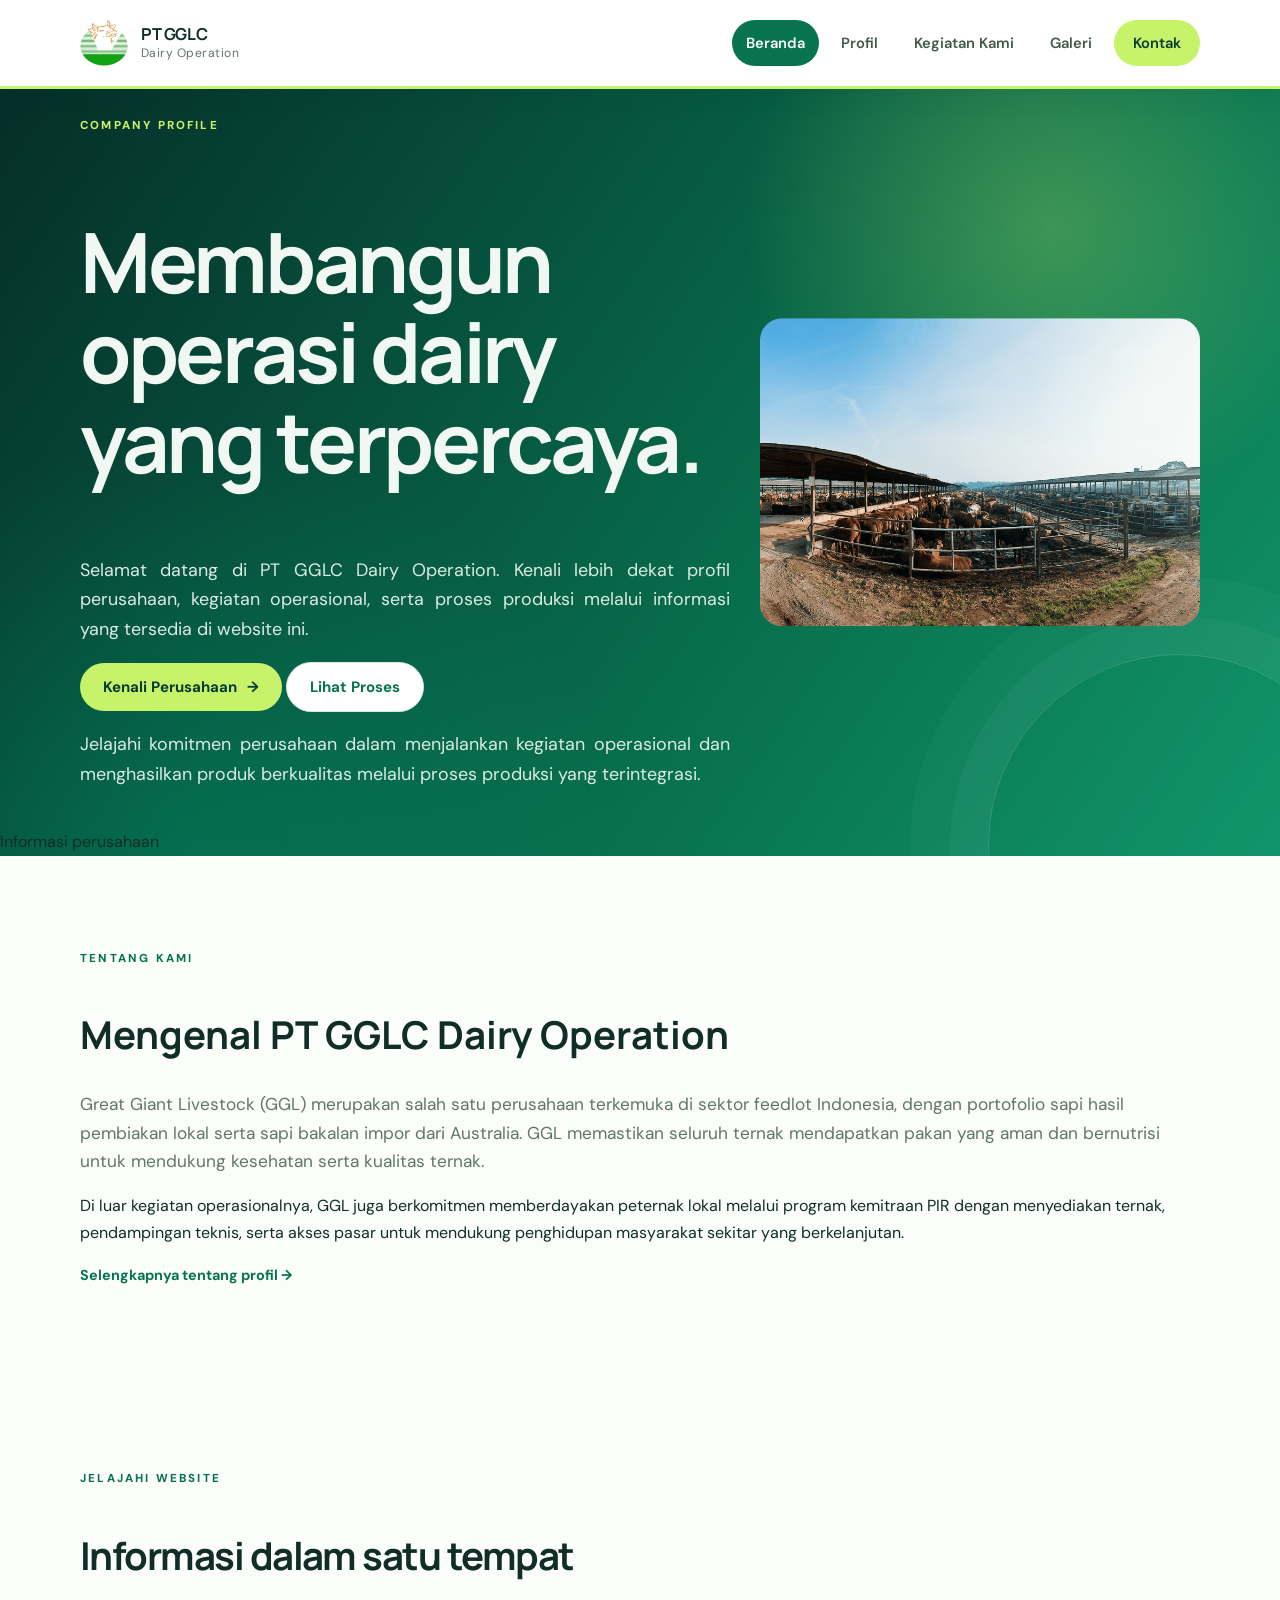
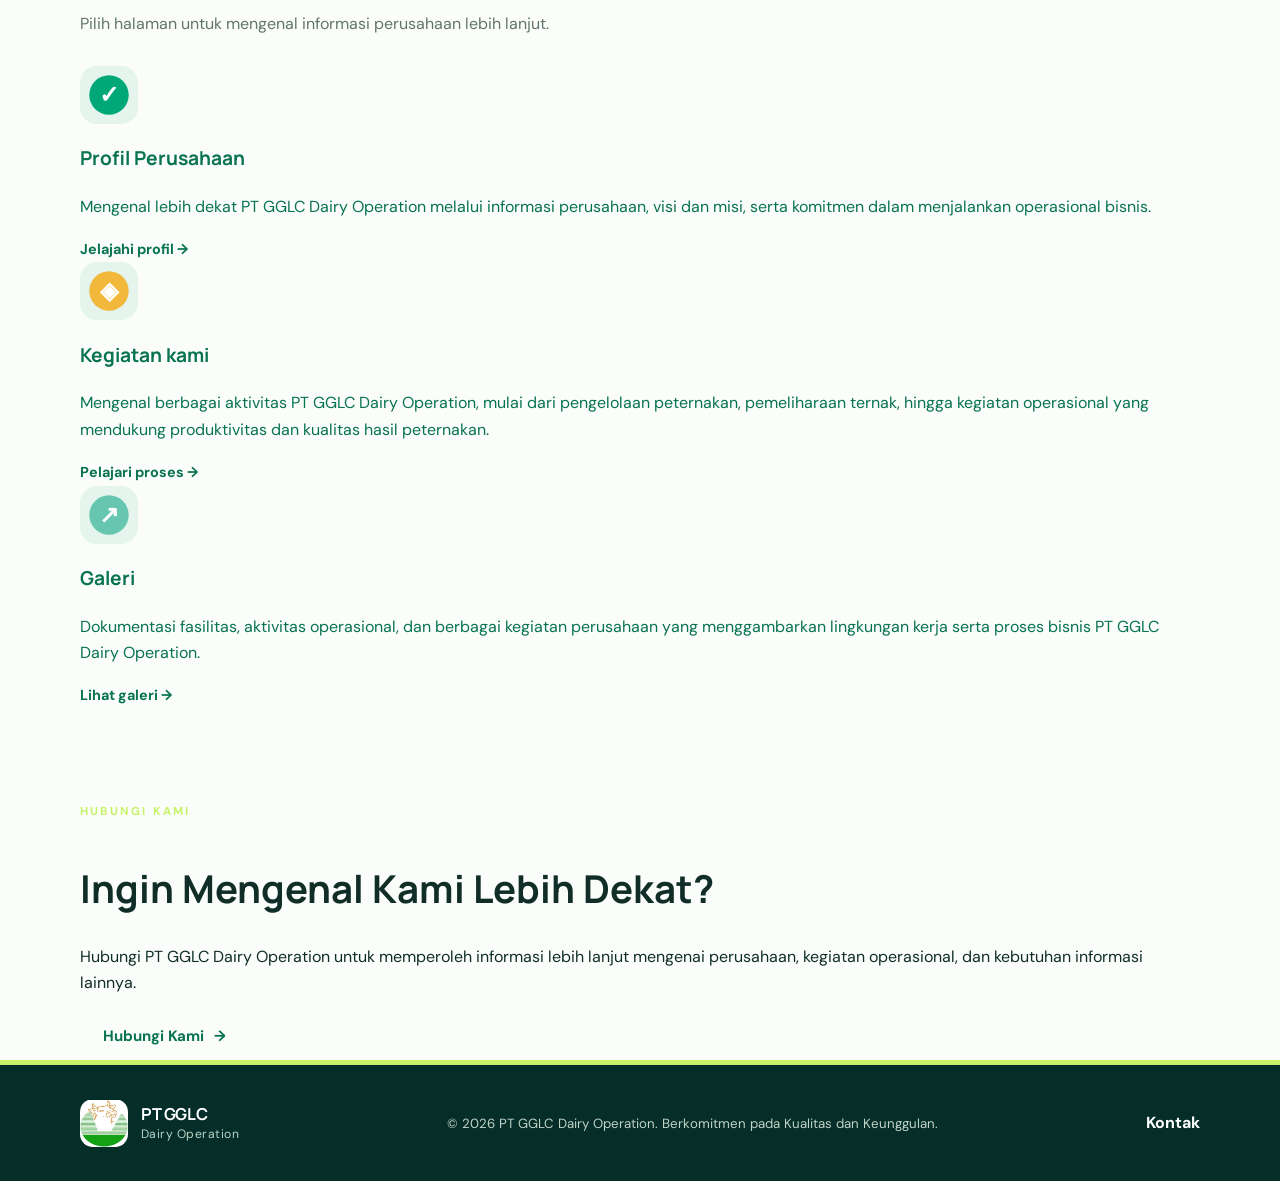
<file: index.html>
<!DOCTYPE html>
<html lang="id">
<head>
  <meta charset="UTF-8">
  <meta name="viewport" content="width=device-width, initial-scale=1.0">
  <meta name="description" content="Website profil PT GGLC Dairy Operation. Informasi resmi perusahaan akan diperbarui setelah diverifikasi.">
  <title>Beranda | PT GGLC Dairy Operation</title>
  <link rel="stylesheet" href="assets/css/style.css">
  <script src="assets/js/main.js" defer></script>
</head>
<body>
  <header class="site-header">
    <div class="container nav-wrap">
      <a class="brand" href="index.html" aria-label="PT GGLC Dairy Operation - Beranda">
        <img class="brand-mark" src="assets/images/Logo GGLC.png" alt="Logo PT GGLC">
        <span class="brand-text"><strong>PT GGLC</strong><small>Dairy Operation</small></span>
      </a>
      <button class="menu-toggle" type="button" aria-label="Buka navigasi" aria-expanded="false" aria-controls="primary-nav"><img src="assets/images/icon-menu.svg" alt="" class="menu-icon"></button>
      <nav class="primary-nav" id="primary-nav" aria-label="Navigasi utama">
        <a class="active" href="index.html">Beranda</a>
        <a href="profil.html">Profil</a>
        <a href="produksi.html">Kegiatan Kami</a>
        <a href="galeri.html">Galeri</a>
        <a class="nav-contact" href="kontak.html">Kontak</a>
      </nav>
    </div>
  </header>

  <main>
    <section class="hero">
      <div class="hero-shade"></div>
      <img class="hero-temp-image" src="assets/images/Gambar Awal.png" alt="Ilustrasi sementara kegiatan industri susu">
      <div class="container hero-content">
        <span class="eyebrow light">COMPANY PROFILE</span>
        <h1>Membangun operasi dairy yang <span>terpercaya.</span></h1>
        <p> Selamat datang di PT GGLC Dairy Operation. Kenali lebih dekat profil perusahaan, kegiatan operasional, serta proses produksi melalui informasi yang tersedia di website ini.</p>
        <div class="hero-actions">
          <a class="button button-primary" href="profil.html">Kenali Perusahaan <span aria-hidden="true">→</span></a>
          <a class="button button-outline" href="produksi.html">Lihat Proses</a>
        </div>
        <p class="placeholder-note">Jelajahi komitmen perusahaan dalam menjalankan kegiatan operasional dan menghasilkan produk berkualitas melalui proses produksi yang terintegrasi.</p>
      </div>
      <div class="hero-badge"><span class="badge-dot"></span> Informasi perusahaan</div>
    </section>

    <section class="section intro-section">
      <div class="container intro-grid">
        <div>
          <span class="eyebrow">TENTANG KAMI</span>
          <h2>Mengenal <span class="text-green">PT GGLC Dairy Operation</span></h2>
        </div>
        <div>
          <p class="lead">Great Giant Livestock (GGL) merupakan salah satu perusahaan terkemuka di sektor feedlot Indonesia, dengan portofolio sapi hasil pembiakan lokal serta sapi bakalan impor dari Australia. GGL memastikan seluruh ternak mendapatkan pakan yang aman dan bernutrisi untuk mendukung kesehatan serta kualitas ternak.</p>
          <p>Di luar kegiatan operasionalnya, GGL juga berkomitmen memberdayakan peternak lokal melalui program kemitraan PIR dengan menyediakan ternak, pendampingan teknis, serta akses pasar untuk mendukung penghidupan masyarakat sekitar yang berkelanjutan.</p>
          <a class="text-link" href="profil.html">Selengkapnya tentang profil <span aria-hidden="true">→</span></a>
        </div>
      </div>
    </section>

    <section class="section soft-section">
      <div class="container">
        <div class="section-heading">
          <span class="eyebrow">JELAJAHI WEBSITE</span>
          <h2>Informasi dalam satu tempat</h2>
          <p>Pilih halaman untuk mengenal informasi perusahaan lebih lanjut.</p>
        </div>
        <div class="card-grid three-col">
          <a class="feature-card" href="profil.html">
            <div class="card-icon"><img src="assets/images/icon-quality.svg" alt="" /></div>
            <h3>Profil Perusahaan</h3>
            <p>Mengenal lebih dekat PT GGLC Dairy Operation melalui informasi perusahaan, visi dan misi, serta komitmen dalam menjalankan operasional bisnis.</p>
            <span class="text-link">Jelajahi profil →</span>
          </a>
          <a class="feature-card" href="produksi.html">
            <div class="card-icon"><img src="assets/images/icon-process.svg" alt="" /></div>
            <h3>Kegiatan kami</h3>
            <p>Mengenal berbagai aktivitas PT GGLC Dairy Operation, mulai dari pengelolaan peternakan, pemeliharaan ternak, hingga kegiatan operasional yang mendukung produktivitas dan kualitas hasil peternakan.</p>
            <span class="text-link">Pelajari proses →</span>
          </a>
          <a class="feature-card" href="galeri.html">
            <div class="card-icon"><img src="assets/images/icon-growth.svg" alt="" /></div>
            <h3>Galeri</h3>
            <p>Dokumentasi fasilitas, aktivitas operasional, dan berbagai kegiatan perusahaan yang menggambarkan lingkungan kerja serta proses bisnis PT GGLC Dairy Operation.</p>
            <span class="text-link">Lihat galeri →</span>
          </a>
        </div>
      </div>
    </section>

    <section class="cta-section">
      <div class="container cta-inner">
        <div><span class="eyebrow light">HUBUNGI KAMI</span><h2>Ingin Mengenal Kami Lebih Dekat?</h2><p>Hubungi PT GGLC Dairy Operation untuk memperoleh informasi lebih lanjut mengenai perusahaan, kegiatan operasional, dan kebutuhan informasi lainnya.</p></div>
        <a class="button button-white" href="kontak.html">Hubungi Kami<span aria-hidden="true">→</span></a>
      </div>
    </section>
  </main>

  <footer class="site-footer">
    <div class="container footer-inner">
      <a class="brand brand-footer" href="index.html"><img class="brand-mark" src="assets/images/Logo GGLC.png" alt="Logo PT GGLC"><span class="brand-text"><strong>PT GGLC</strong><small>Dairy Operation</small></span></a>
      <p>© <span data-year></span> PT GGLC Dairy Operation. Berkomitmen pada Kualitas dan Keunggulan.</p>
      <a href="kontak.html">Kontak</a>
    </div>
  </footer>
</body>
</html>
</file>
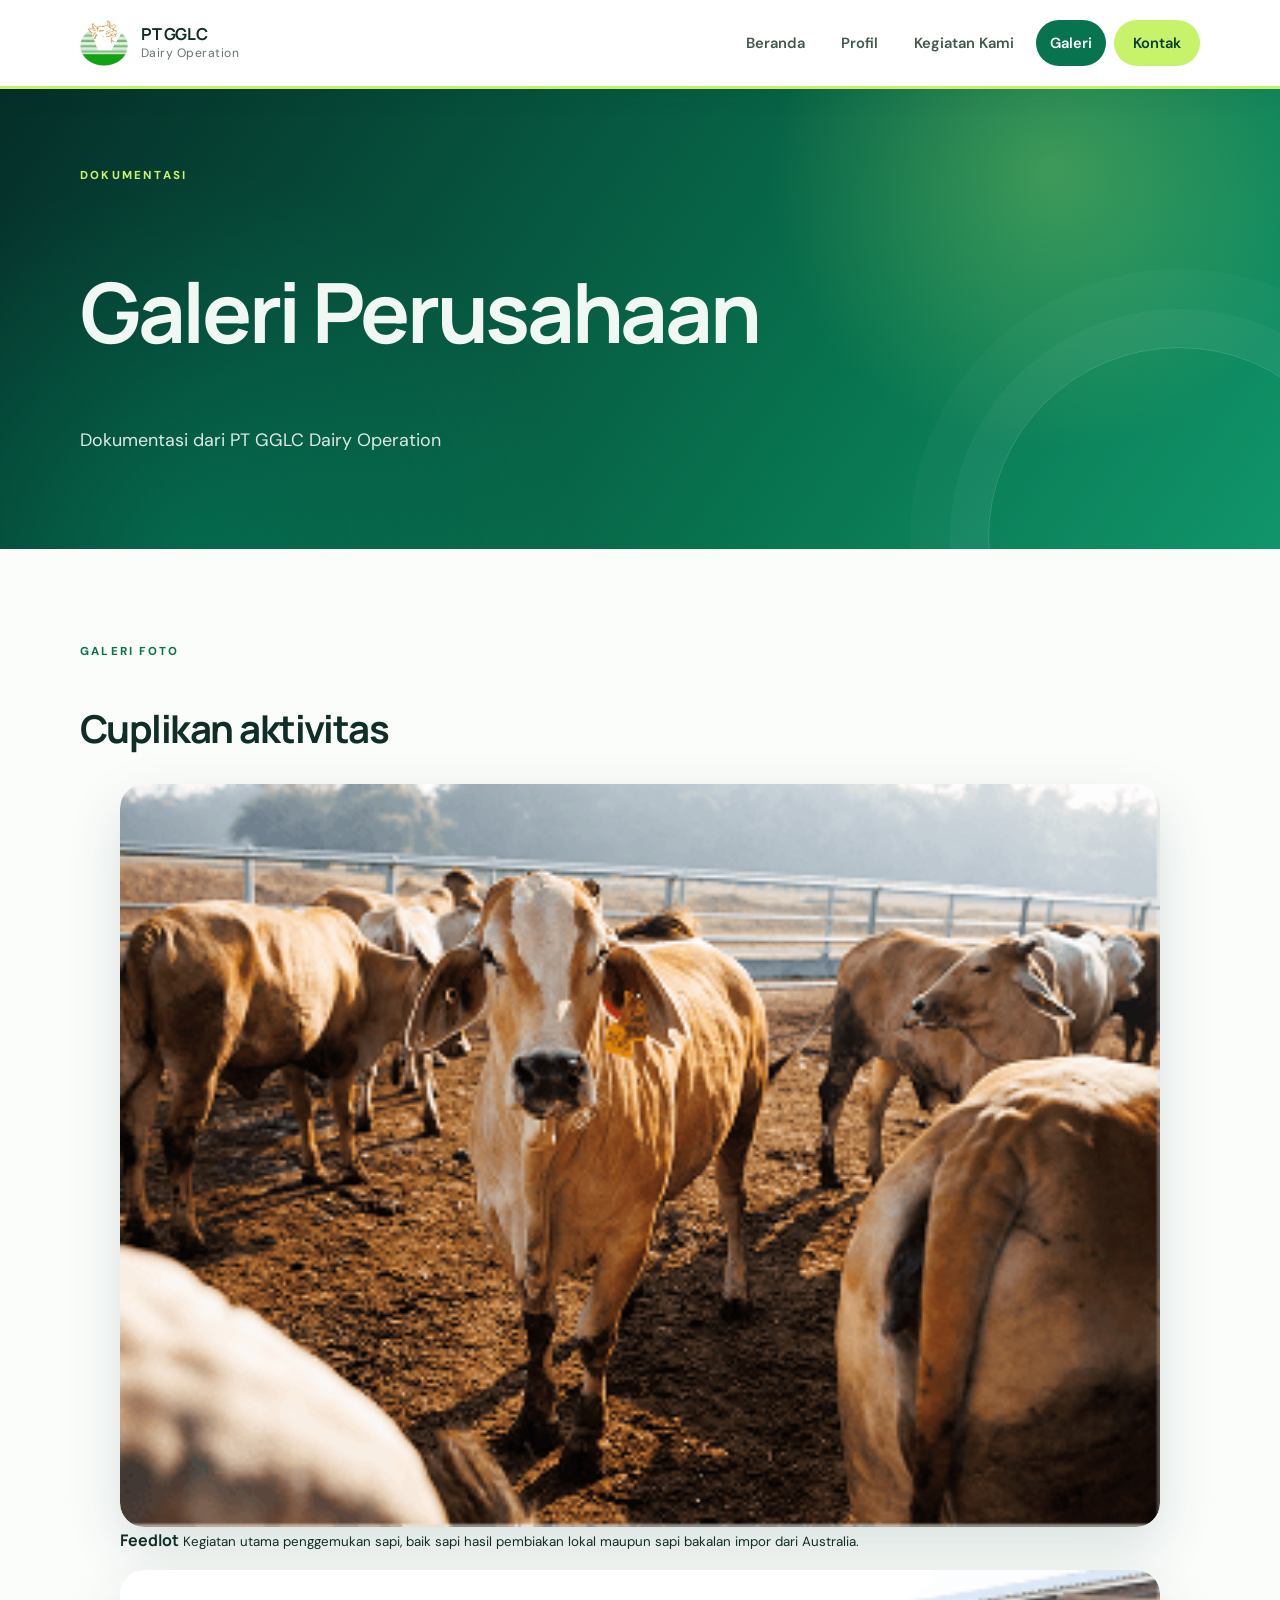
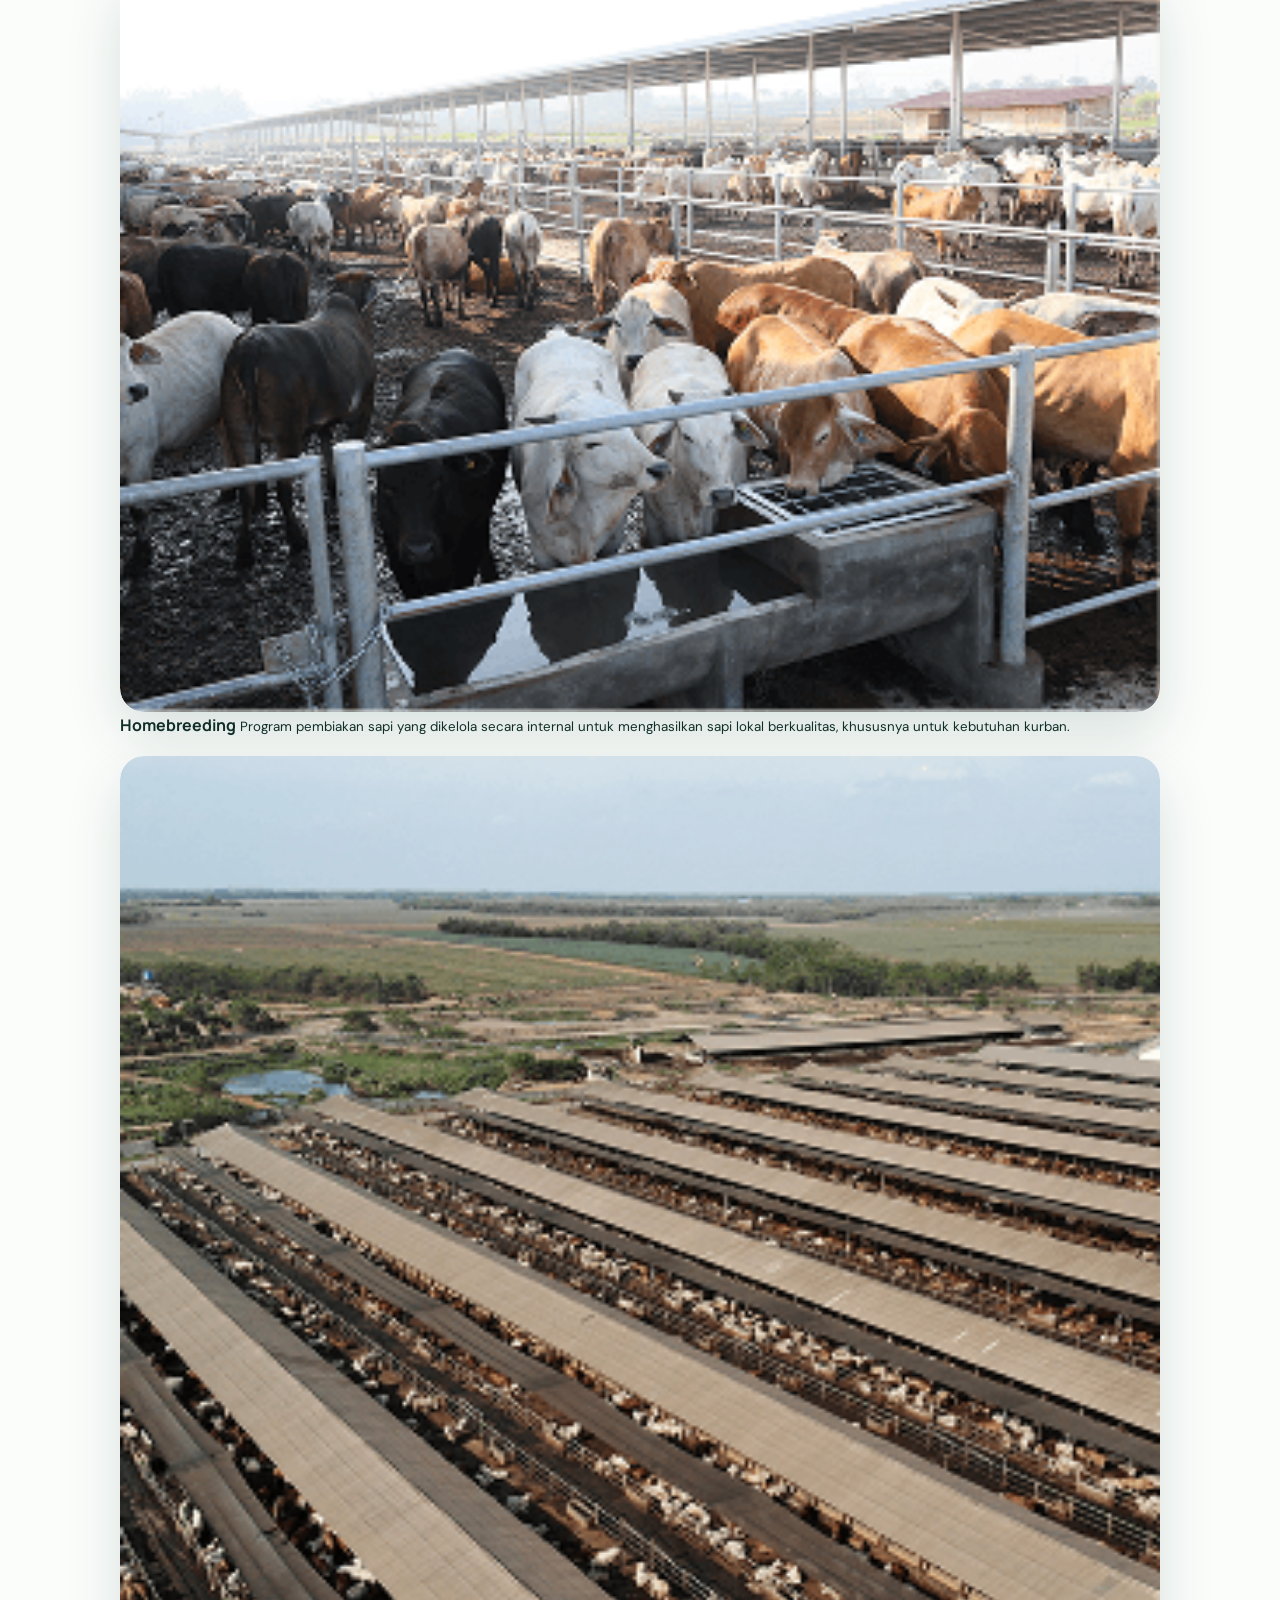
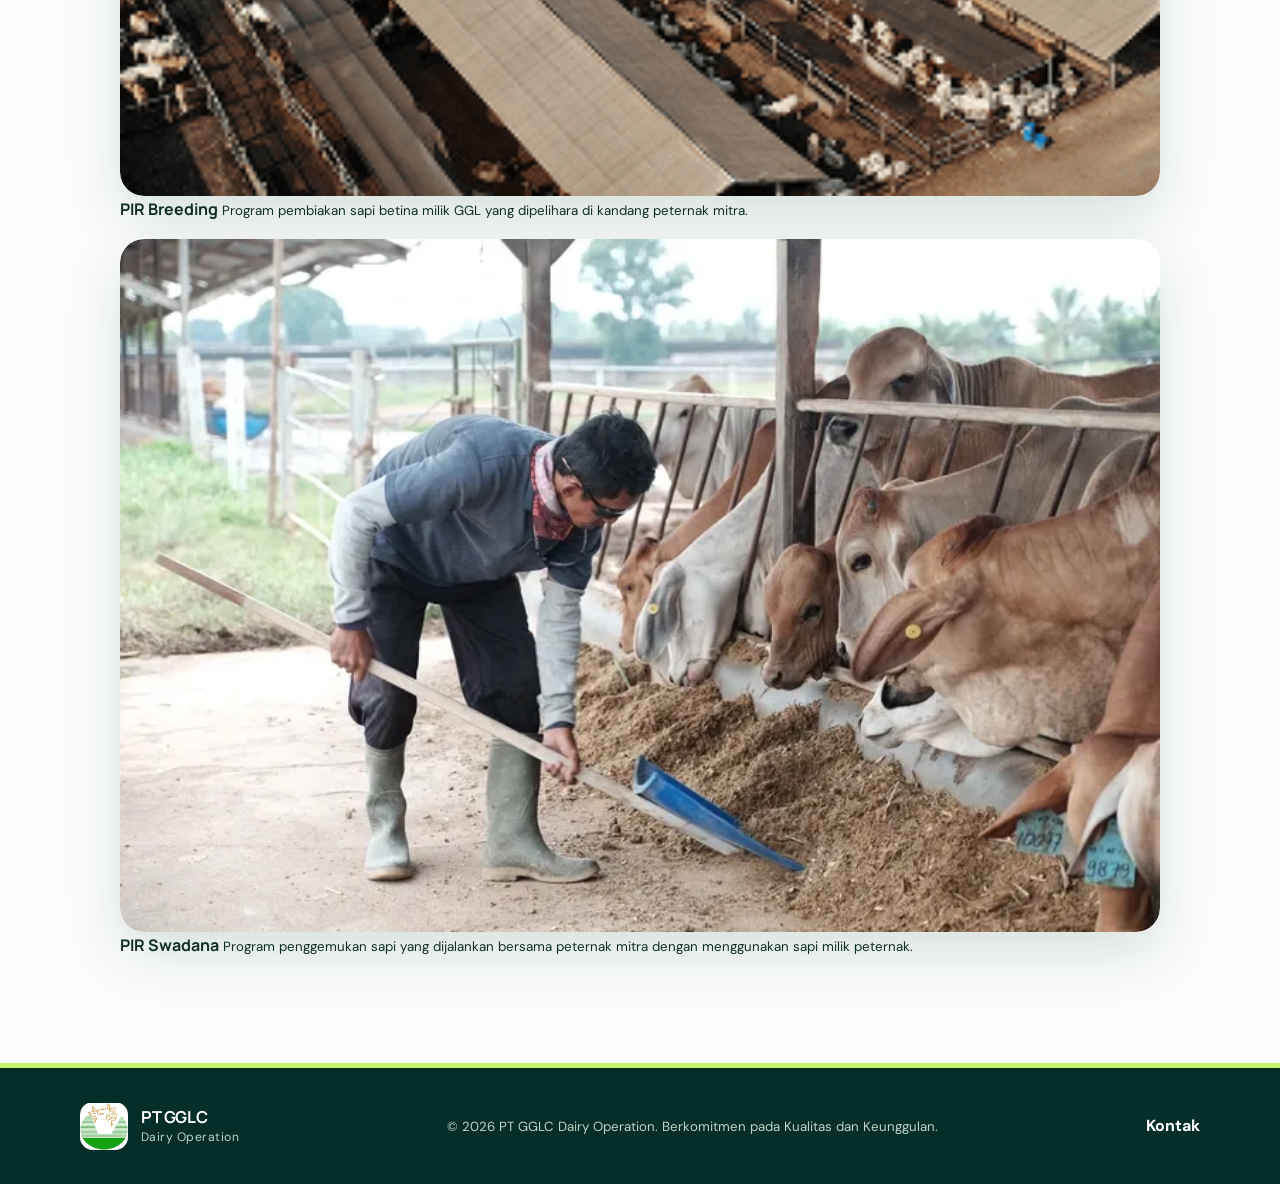
<file: galeri.html>
<!DOCTYPE html>
<html lang="id">
<head>
  <meta charset="UTF-8"><meta name="viewport" content="width=device-width, initial-scale=1.0">
  <meta name="description" content="Galeri dokumentasi PT GGLC Dairy Operation. Foto sementara akan diganti dengan dokumentasi resmi.">
  <title>Galeri | PT GGLC Dairy Operation</title>
  <link rel="stylesheet" href="assets/css/style.css"><script src="assets/js/main.js" defer></script>
</head>
<body>
  <header class="site-header"><div class="container nav-wrap">
    <a class="brand" href="index.html"><img class="brand-mark" src="assets/images/Logo GGLC.png" alt="Logo PT GGLC"><span class="brand-text"><strong>PT GGLC</strong><small>Dairy Operation</small></span></a>
    <button class="menu-toggle" type="button" aria-label="Buka navigasi" aria-expanded="false" aria-controls="primary-nav"><img src="assets/images/icon-menu.svg" alt="" class="menu-icon"></button>
    <nav class="primary-nav" id="primary-nav" aria-label="Navigasi utama"><a href="index.html">Beranda</a><a href="profil.html">Profil</a><a href="produksi.html">Kegiatan Kami</a><a class="active" href="galeri.html">Galeri</a><a class="nav-contact" href="kontak.html">Kontak</a></nav>
  </div></header>
  <main>
    <section class="page-hero"><div class="container"><span class="eyebrow light">DOKUMENTASI</span><h1>Galeri Perusahaan</h1><p>Dokumentasi dari PT GGLC Dairy Operation</p></div></section>
    <section class="section"><div class="container">
      <div class="section-heading align-left"><span class="eyebrow">GALERI FOTO</span><h2>Cuplikan aktivitas</h2><p></p></div>
      <div class="gallery-grid">
        <figure class="gallery-card"><div class="gallery-image gallery-one"><img src="assets/images/Feedlot.png" alt="Gambar sementara galeri 1"><span></span></div><figcaption><strong>Feedlot</strong><small> Kegiatan utama penggemukan sapi, baik sapi hasil pembiakan lokal maupun sapi bakalan impor dari Australia.</small></figcaption></figure>
        <figure class="gallery-card"><div class="gallery-image gallery-two"><img src="assets/images/Homebreeding.png" alt="Gambar sementara galeri 2"><span></span></div><figcaption><strong>Homebreeding</strong><small> Program pembiakan sapi yang dikelola secara internal untuk menghasilkan sapi lokal berkualitas, khususnya untuk kebutuhan kurban.</small></figcaption></figure>
        <figure class="gallery-card"><div class="gallery-image gallery-three"><img src="assets/images/PIR Breeding.png" alt="Gambar sementara galeri 3"><span></span></div><figcaption><strong>PIR Breeding</strong><small> Program pembiakan sapi betina milik GGL yang dipelihara di kandang peternak mitra.</small></figcaption></figure>
        <figure class="gallery-card"><div class="gallery-image gallery-four"><img src="assets/images/PIR Swadana.webp" alt="Gambar sementara galeri 4"><span></span></div><figcaption><strong>PIR Swadana</strong><small> Program penggemukan sapi yang dijalankan bersama peternak mitra dengan menggunakan sapi milik peternak.</small></figcaption></figure>
      </div>
    </div></section>
  </main>
  <footer class="site-footer"><div class="container footer-inner"><a class="brand brand-footer" href="index.html"><img class="brand-mark" src="assets/images/Logo GGLC.png" alt="Logo PT GGLC"><span class="brand-text"><strong>PT GGLC</strong><small>Dairy Operation</small></span></a><p>© <span data-year></span> PT GGLC Dairy Operation. Berkomitmen pada Kualitas dan Keunggulan.</p><a href="kontak.html">Kontak</a></div></footer>
</body></html>
</file>
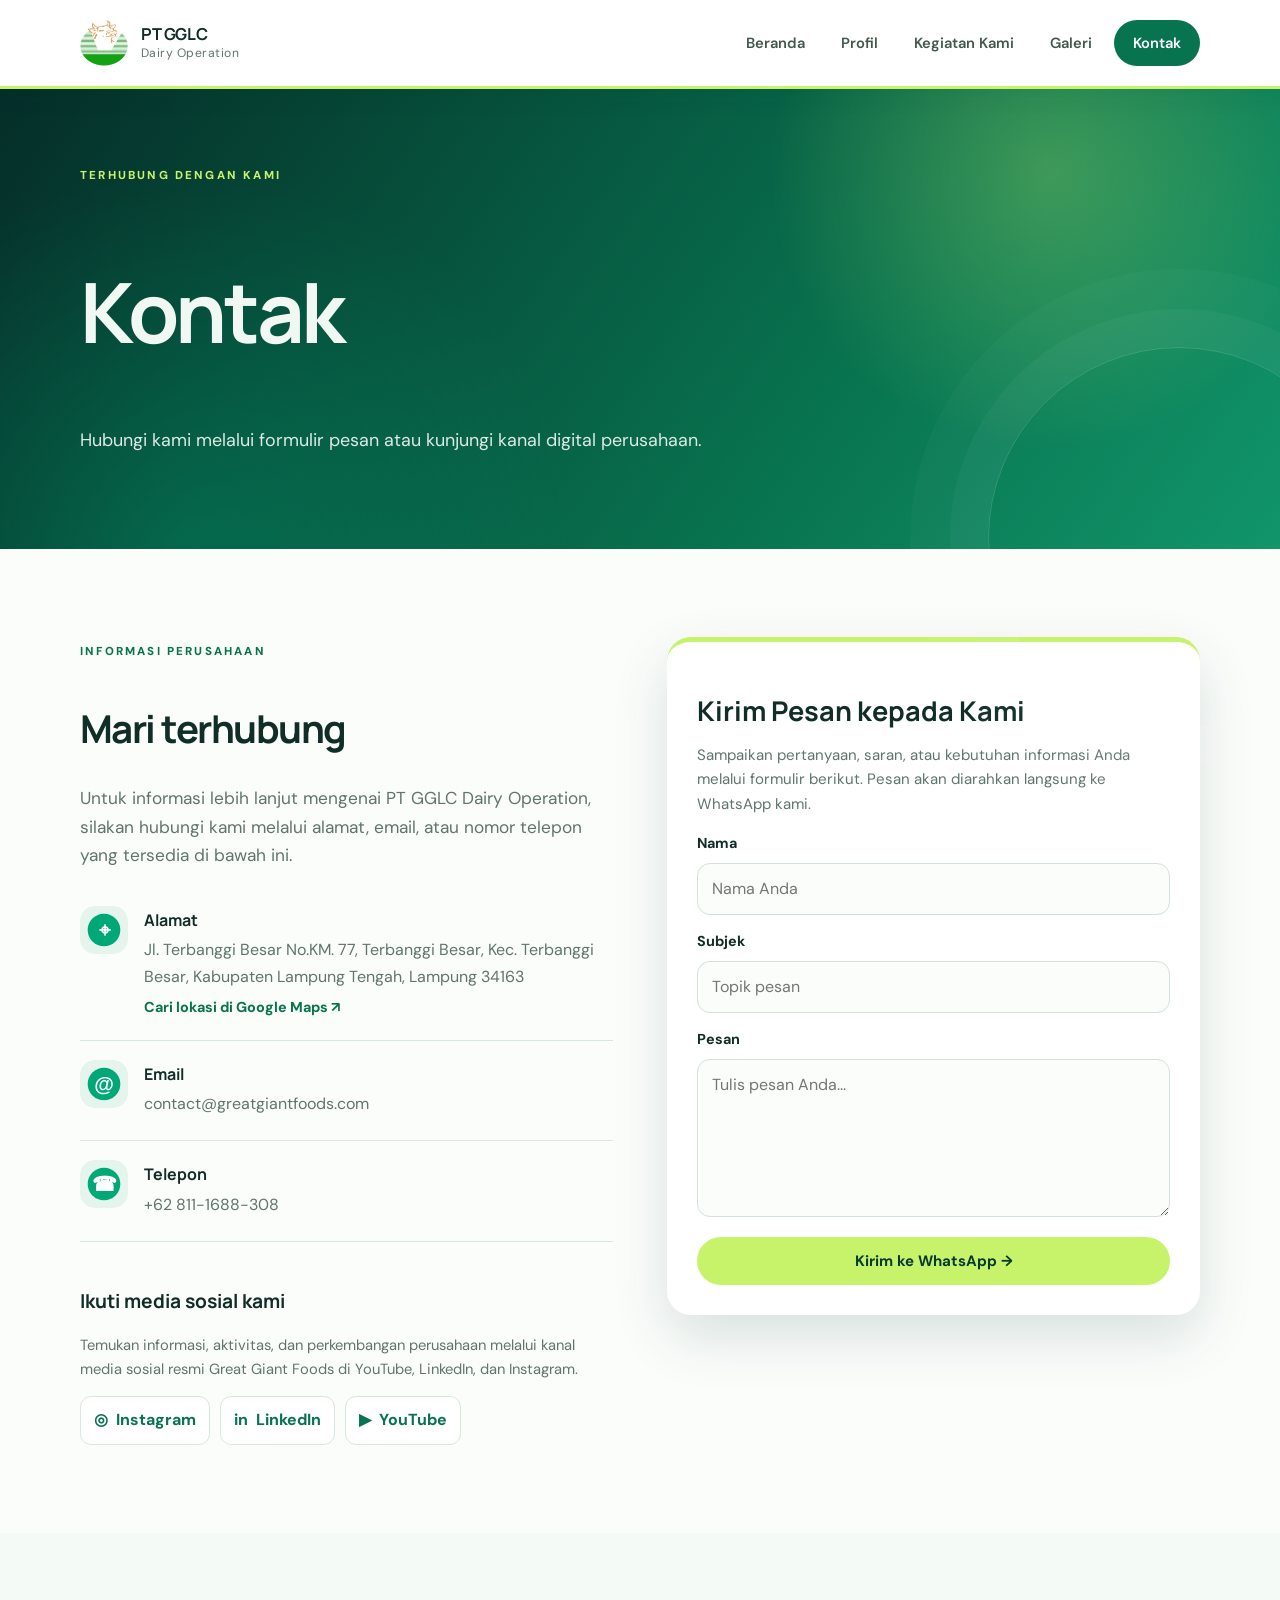
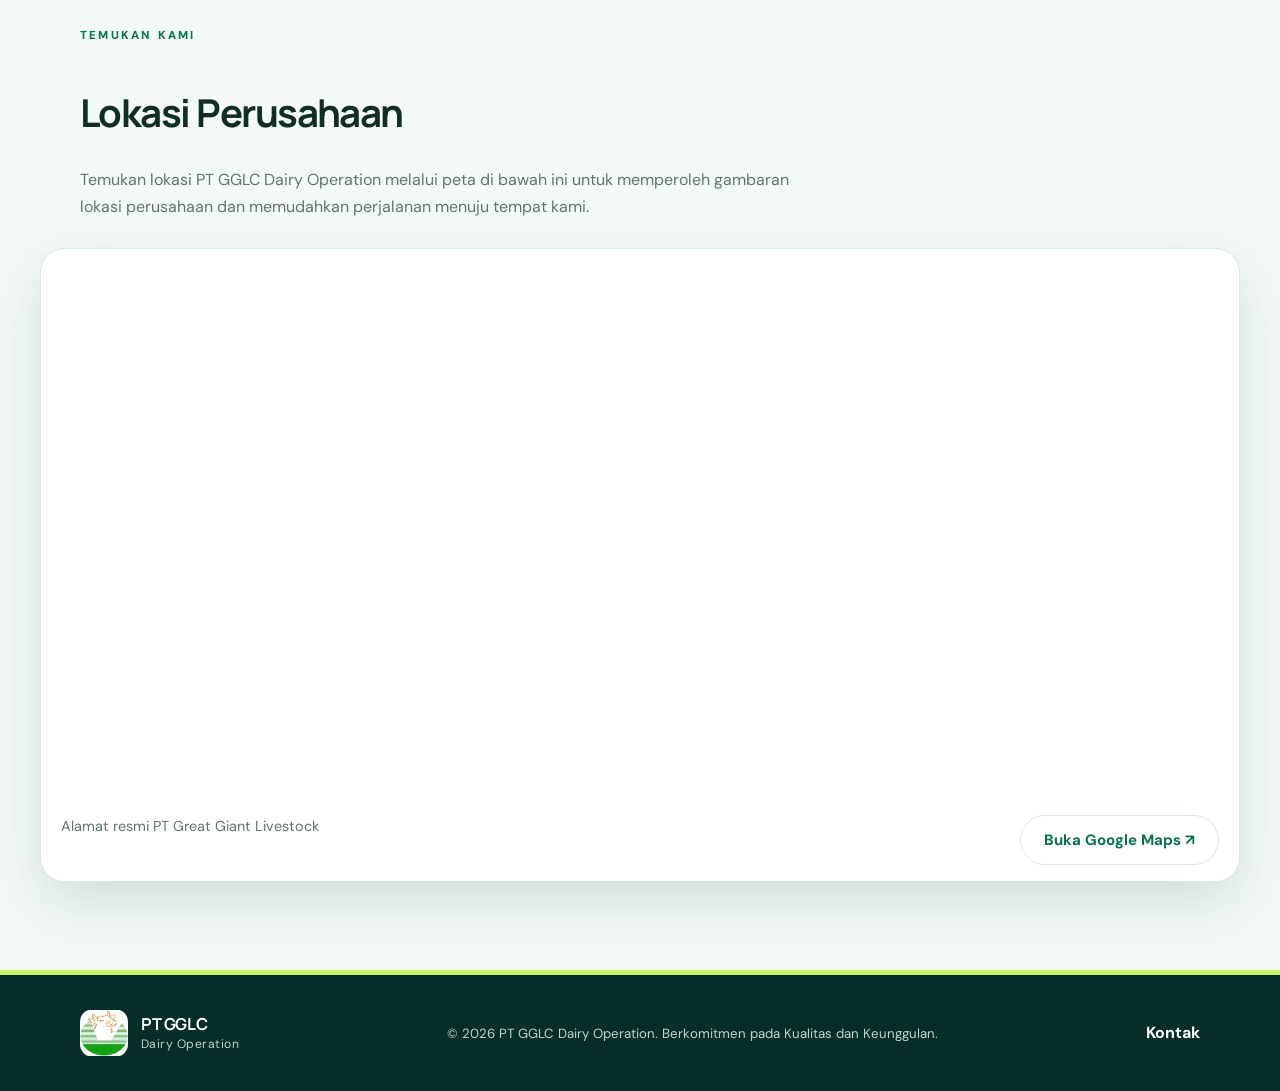
<file: kontak.html>
<!DOCTYPE html>
<html lang="id">
<head>
<meta charset="UTF-8"><meta name="viewport" content="width=device-width, initial-scale=1.0">
<meta name="description" content="Hubungi PT GGLC Dairy Operation melalui peta, media sosial, dan formulir email.">
<title>Kontak | PT GGLC Dairy Operation</title>
<link rel="stylesheet" href="assets/css/style.css"><script src="assets/js/main.js" defer></script>
</head>
<body>
<header class="site-header"><div class="container nav-wrap">
<a class="brand" href="index.html"><img class="brand-mark" src="assets/images/Logo GGLC.png" alt="Logo PT GGLC"><span class="brand-text"><strong>PT GGLC</strong><small>Dairy Operation</small></span></a>
<button class="menu-toggle" type="button" aria-label="Buka navigasi" aria-expanded="false" aria-controls="primary-nav"><img src="assets/images/icon-menu.svg" alt="" class="menu-icon"></button>
<nav class="primary-nav" id="primary-nav"><a href="index.html">Beranda</a><a href="profil.html">Profil</a><a href="produksi.html">Kegiatan Kami</a><a href="galeri.html">Galeri</a><a class="active nav-contact" href="kontak.html">Kontak</a></nav>
</div></header>
<main>
<section class="page-hero"><div class="container"><span class="eyebrow light">TERHUBUNG DENGAN KAMI</span><h1>Kontak</h1><p>Hubungi kami melalui formulir pesan atau kunjungi kanal digital perusahaan.</p></div></section>
<section class="section"><div class="container contact-grid">
<div class="content-block"><span class="eyebrow">INFORMASI PERUSAHAAN</span><h2>Mari terhubung</h2>
<p class="lead">Untuk informasi lebih lanjut mengenai PT GGLC Dairy Operation, silakan hubungi kami melalui alamat, email, atau nomor telepon yang tersedia di bawah ini.</p>
<div class="contact-item"><span class="contact-symbol"><img src="assets/images/icon-location.svg" alt="" /></span><div><strong>Alamat</strong><p>Jl. Terbanggi Besar No.KM. 77, Terbanggi Besar, Kec. Terbanggi Besar, Kabupaten Lampung Tengah, Lampung 34163</p><a class="text-link" href="https://www.google.com/maps/search/?api=1&query=PT+GGLC+Dairy+Operation" target="_blank" rel="noopener noreferrer">Cari lokasi di Google Maps ↗</a></div></div>
<div class="contact-item"><span class="contact-symbol"><img src="assets/images/icon-email.svg" alt="" /></span><div><strong>Email</strong><p>contact@greatgiantfoods.com</p></div></div>
<div class="contact-item"><span class="contact-symbol"><img src="assets/images/icon-phone.svg" alt="" /></span><div><strong>Telepon</strong><p>+62 811-1688-308</p></div></div>
<div class="social-section"><h3>Ikuti media sosial kami</h3><p class="muted">Temukan informasi, aktivitas, dan perkembangan perusahaan melalui kanal media sosial resmi Great Giant Foods di YouTube, LinkedIn, dan Instagram.</p>
<div class="social-links">
<a class="social-link" href="https://www.instagram.com/greatgiantfoods?mdxt=MXJ3MXh3MGFvMWpteQ==" target="_blank" rel="noopener noreferrer">◎ <span>Instagram</span></a>
<a class="social-link" href="https://www.linkedin.com/company/great-giant-pineapple/ " target="_blank" rel="noopener noreferrer">in <span>LinkedIn</span></a>
<a class="social-link" href="https://youtube.com/@greatgiantfoods5543?si=guZfSa10VzE3I3BM/" target="_blank" rel="noopener noreferrer">▶ <span>YouTube</span></a>
</div></div></div>

<form class="contact-form" id="contact-form" onsubmit="kirimWhatsApp(event)">

<h2>Kirim Pesan kepada Kami</h2>

<p>Sampaikan pertanyaan, saran, atau kebutuhan informasi Anda melalui formulir berikut. Pesan akan diarahkan langsung ke WhatsApp kami.</p>

<label for="name">Nama</label>
<input id="name" name="name" type="text" placeholder="Nama Anda" required>

<label for="subject">Subjek</label>
<input id="subject" name="subject" type="text" placeholder="Topik pesan" required>

<label for="message">Pesan</label>
<textarea id="message" name="message" rows="5" placeholder="Tulis pesan Anda..." required></textarea>

<button class="button button-primary form-submit" type="submit">
Kirim ke WhatsApp →
</button>

</form>

</div>
</section>

<script>
function kirimWhatsApp(event) {
    event.preventDefault();

    const nama = document.getElementById("name").value;
    const subjek = document.getElementById("subject").value;
    const pesan = document.getElementById("message").value;

    const nomorWhatsApp = "6282334219745";

    const teks = 
`Halo, saya ingin menghubungi PT GGLC Dairy Operation.

Nama: ${nama}
Subjek: ${subjek}

Pesan:
${pesan}`;

    const url = "https://wa.me/" + nomorWhatsApp + "?text=" + encodeURIComponent(teks);

    window.open(url, "_blank");
}
</script>

<section class="section section-soft">

    <!-- Judul lokasi -->
    <div class="container">
        <div class="section-heading">
            <span class="eyebrow">TEMUKAN KAMI</span>
            <h2>Lokasi Perusahaan</h2>
            <p>Temukan lokasi PT GGLC Dairy Operation melalui peta di bawah ini untuk memperoleh gambaran lokasi perusahaan dan memudahkan perjalanan menuju tempat kami.</p>
        </div>
    </div>

    <!-- Peta di luar container -->
    <div class="map-card map-wide">
        <iframe
            title="Peta pencarian lokasi PT GGLC Dairy Operation"
            src="https://maps.google.com/maps?q=PT%20GGLC%20Dairy%20Operation&t=&z=13&ie=UTF8&iwloc=&output=embed"
            loading="lazy"
            allowfullscreen>
        </iframe>

        <div class="map-footer">
            <span>Alamat resmi PT Great Giant Livestock</span>
            <a class="button button-outline"
               href="https://www.google.com/maps/search/?api=1&query=PT+GGLC+Dairy+Operation"
               target="_blank"
               rel="noopener noreferrer">
               Buka Google Maps ↗
            </a>
        </div>
    </div>

</section>
</main>
<footer class="site-footer"><div class="container footer-inner"><a class="brand brand-footer" href="index.html"><img class="brand-mark" src="assets/images/Logo GGLC.png" alt="Logo PT GGLC"><span class="brand-text"><strong>PT GGLC</strong><small>Dairy Operation</small></span></a><p>© <span data-year></span> PT GGLC Dairy Operation. Berkomitmen pada Kualitas dan Keunggulan.</p><a href="kontak.html">Kontak</a></div></footer>
</body></html>
</file>
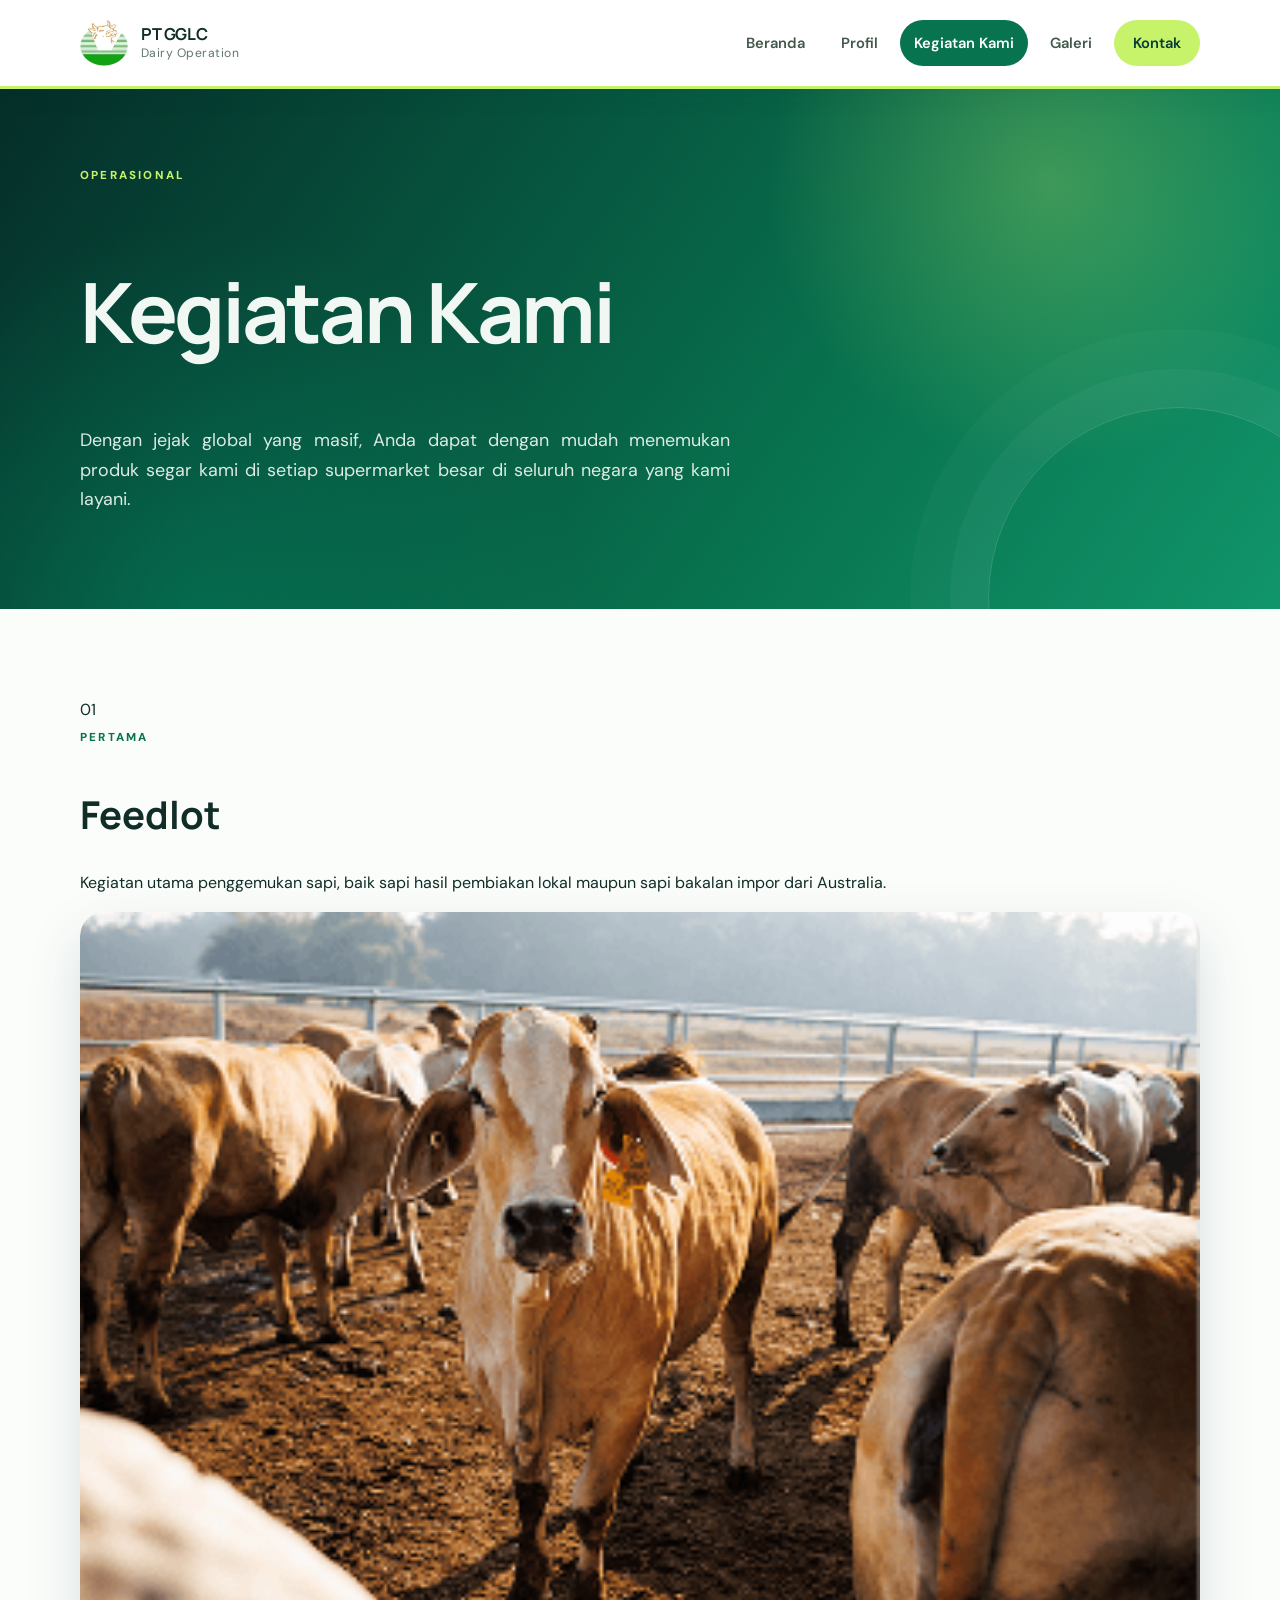
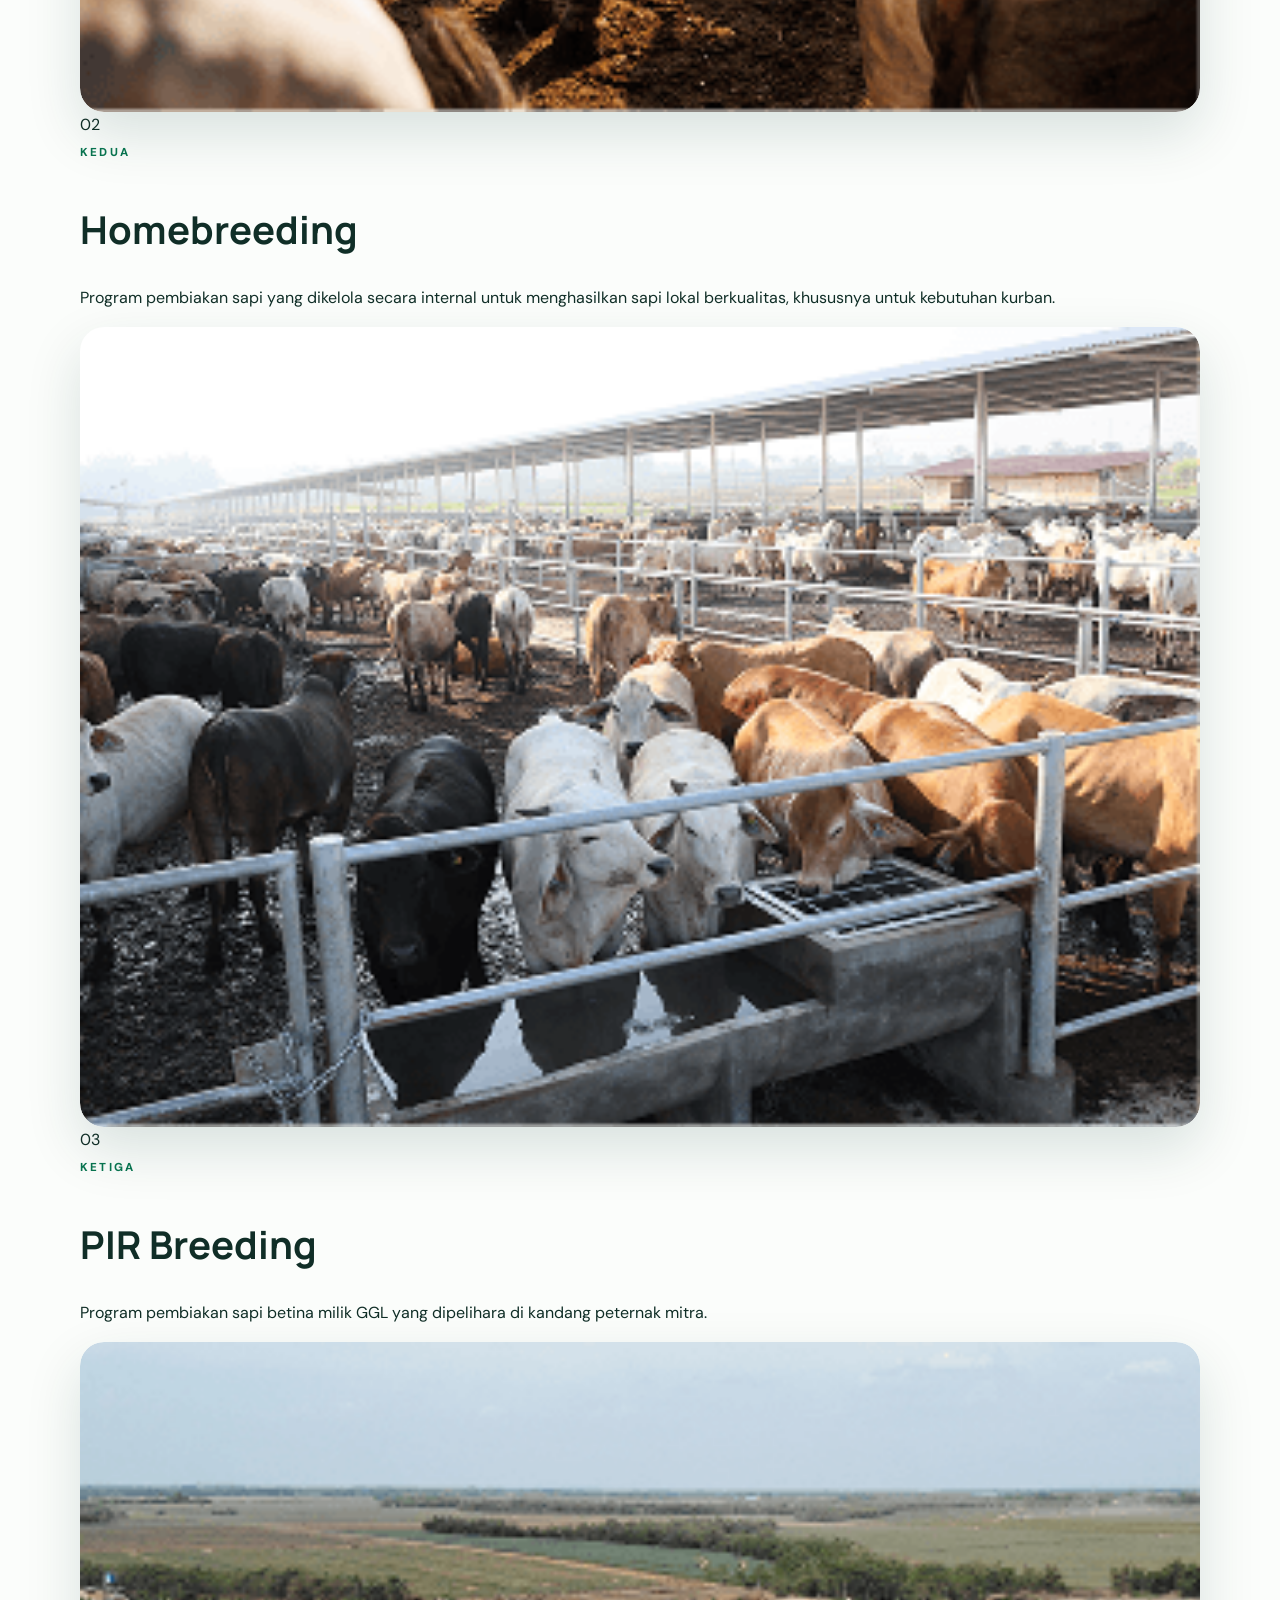
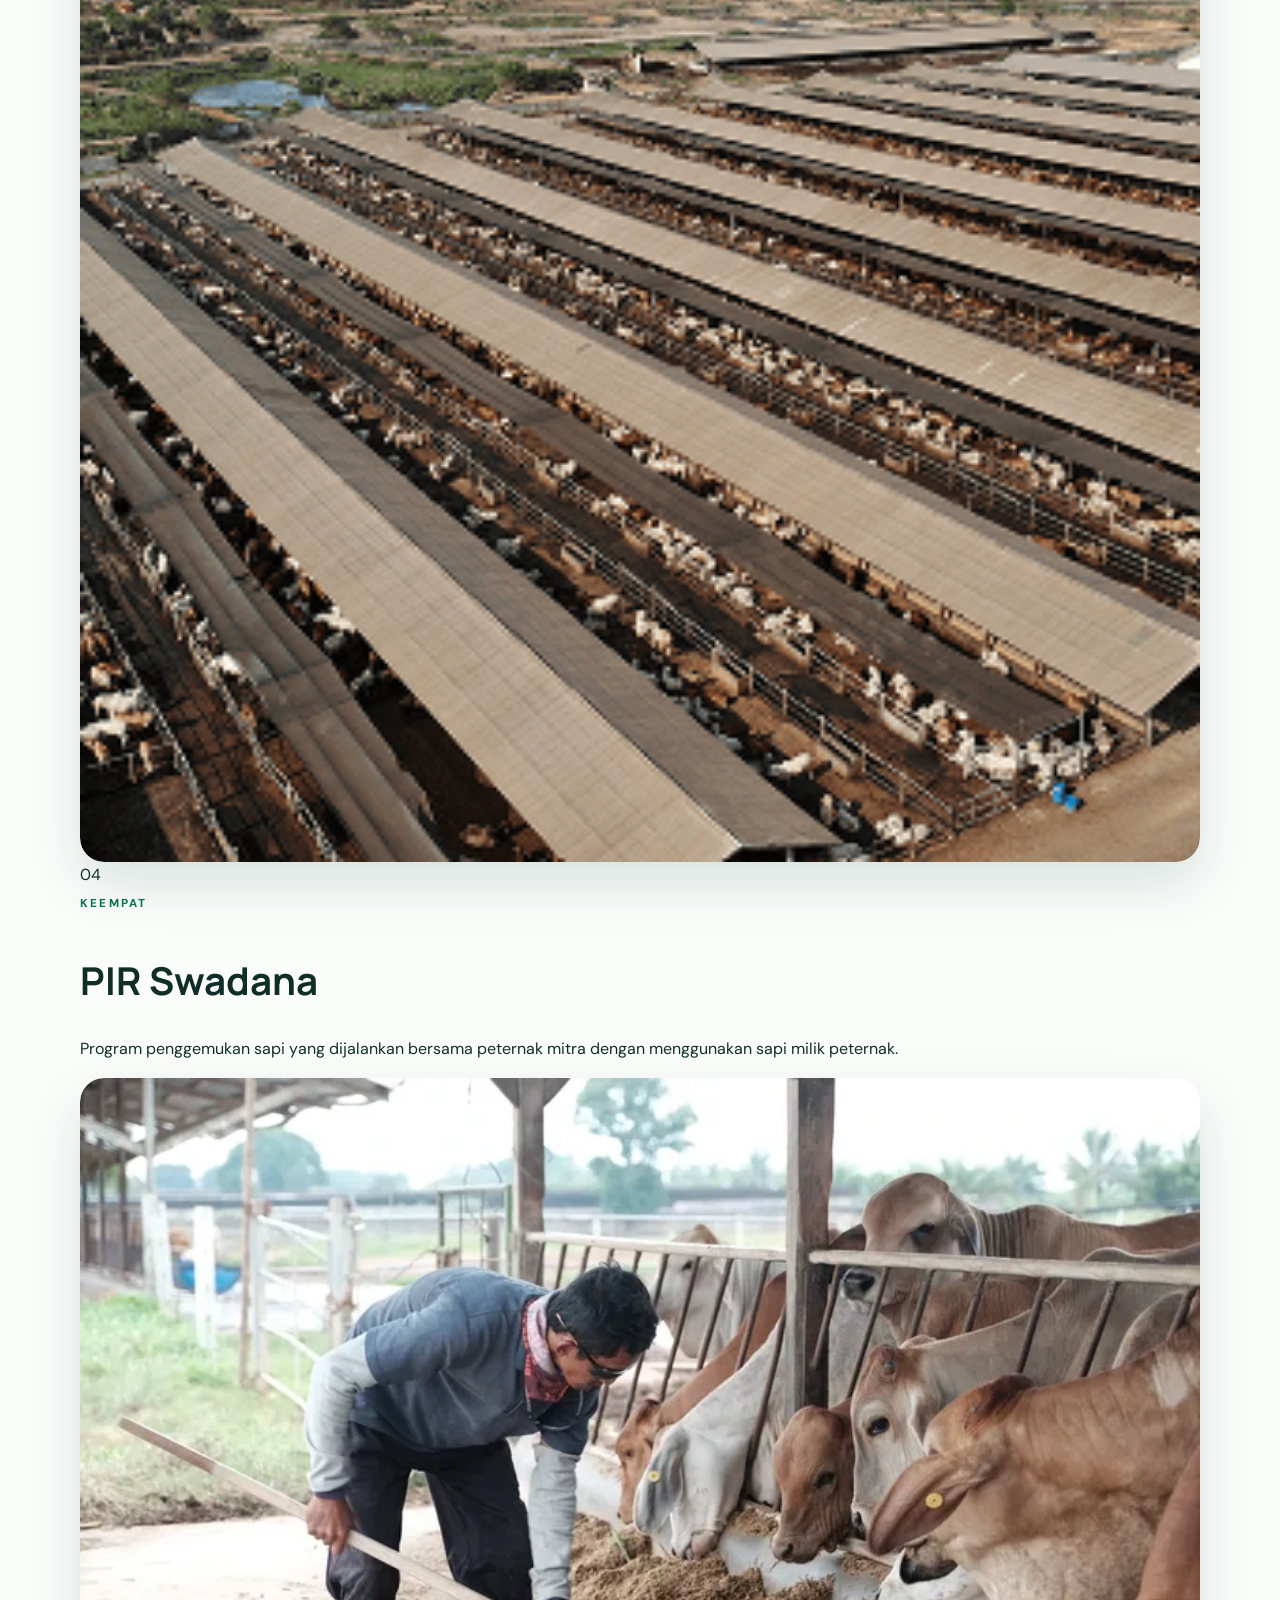
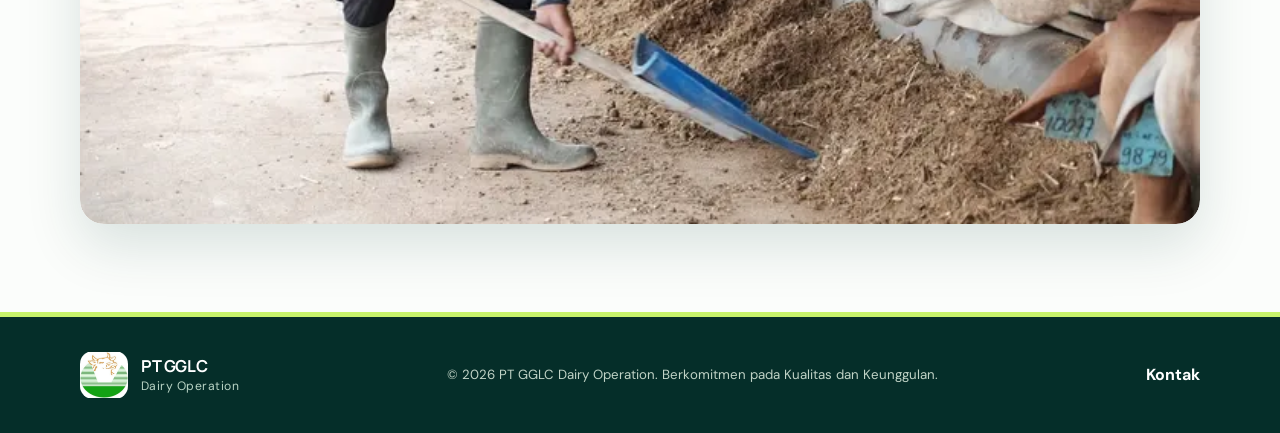
<file: produksi.html>
<!DOCTYPE html>
<html lang="id">
<head>
  <meta charset="UTF-8"><meta name="viewport" content="width=device-width, initial-scale=1.0">
  <meta name="description" content="Informasi proses operasional PT GGLC Dairy Operation. Tahapan aktual perlu dikonfirmasi.">
  <title>Proses Produksi | PT GGLC Dairy Operation</title>
  <link rel="stylesheet" href="assets/css/style.css"><script src="assets/js/main.js" defer></script>
</head>
<body>
  <header class="site-header"><div class="container nav-wrap">
    <a class="brand" href="index.html"><img class="brand-mark" src="assets/images/Logo GGLC.png" alt="Logo PT GGLC"><span class="brand-text"><strong>PT GGLC</strong><small>Dairy Operation</small></span></a>
    <button class="menu-toggle" type="button" aria-label="Buka navigasi" aria-expanded="false" aria-controls="primary-nav"><img src="assets/images/icon-menu.svg" alt="" class="menu-icon"></button>
    <nav class="primary-nav" id="primary-nav" aria-label="Navigasi utama"><a href="index.html">Beranda</a><a href="profil.html">Profil</a><a class="active" href="produksi.html">Kegiatan Kami</a><a href="galeri.html">Galeri</a><a class="nav-contact" href="kontak.html">Kontak</a></nav>
  </div></header>
  <main>
    <section class="page-hero"><div class="container"><span class="eyebrow light">OPERASIONAL</span><h1>Kegiatan Kami</h1><p>Dengan jejak global yang masif, Anda dapat dengan mudah menemukan produk segar kami di setiap supermarket besar di seluruh negara yang kami layani.</p></div></section>
    <section class="section"><div class="container narrow-container">
      <div class="process-list">
        <article class="process-item"><div class="process-number">01</div><div><span class="eyebrow">PERTAMA</span><h2>Feedlot</h2><p>Kegiatan utama penggemukan sapi, baik sapi hasil pembiakan lokal maupun sapi bakalan impor dari Australia.</p></div><div class="process-photo image-process-one"><img src="assets/images/Feedlot.png" alt="Ilustrasi sementara proses produksi 1"></div></article>
        <article class="process-item"><div class="process-number">02</div><div><span class="eyebrow">KEDUA</span><h2>Homebreeding</h2><p>Program pembiakan sapi yang dikelola secara internal untuk menghasilkan sapi lokal berkualitas, khususnya untuk kebutuhan kurban.</p></div><div class="process-photo image-process-two"><img src="assets/images/Homebreeding.png" alt="Ilustrasi sementara proses produksi 2"></div></article>
        <article class="process-item"><div class="process-number">03</div><div><span class="eyebrow">KETIGA</span><h2>PIR Breeding</h2><p>Program pembiakan sapi betina milik GGL yang dipelihara di kandang peternak mitra.</p></div><div class="process-photo image-process-three"><img src="assets/images/PIR Breeding.png" alt="Ilustrasi sementara proses produksi 3"></div></article>
        <article class="process-item"><div class="process-number">04</div><div><span class="eyebrow">KEEMPAT</span><h2>PIR Swadana</h2><p>Program penggemukan sapi yang dijalankan bersama peternak mitra dengan menggunakan sapi milik peternak.</p></div><div class="process-photo image-process-three"><img src="assets/images/PIR Swadana.webp" alt="Ilustrasi sementara proses produksi 3"></div></article>
      </div>
    </div>
  </main>
  <footer class="site-footer"><div class="container footer-inner"><a class="brand brand-footer" href="index.html"><img class="brand-mark" src="assets/images/Logo GGLC.png" alt="Logo PT GGLC"><span class="brand-text"><strong>PT GGLC</strong><small>Dairy Operation</small></span></a><p>© <span data-year></span> PT GGLC Dairy Operation. Berkomitmen pada Kualitas dan Keunggulan.</p><a href="kontak.html">Kontak</a></div></footer>
</body></html>
</file>
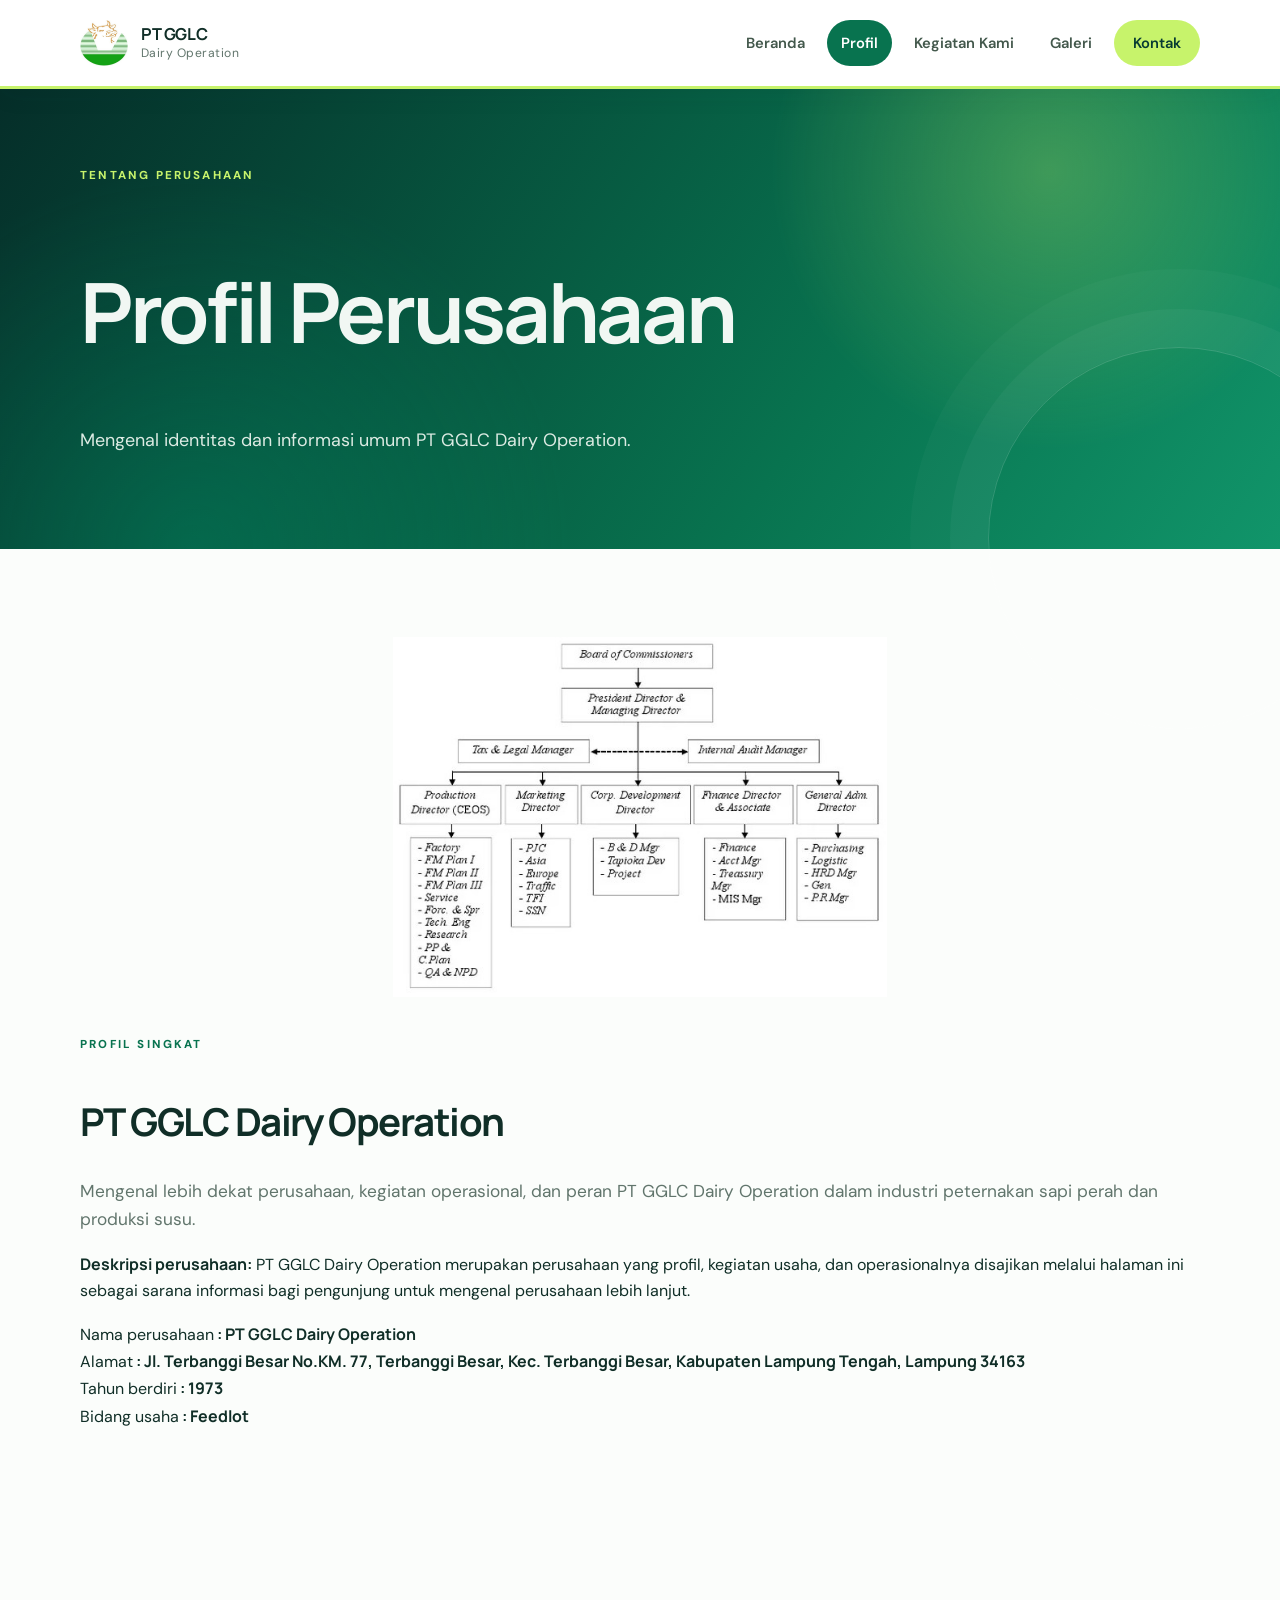
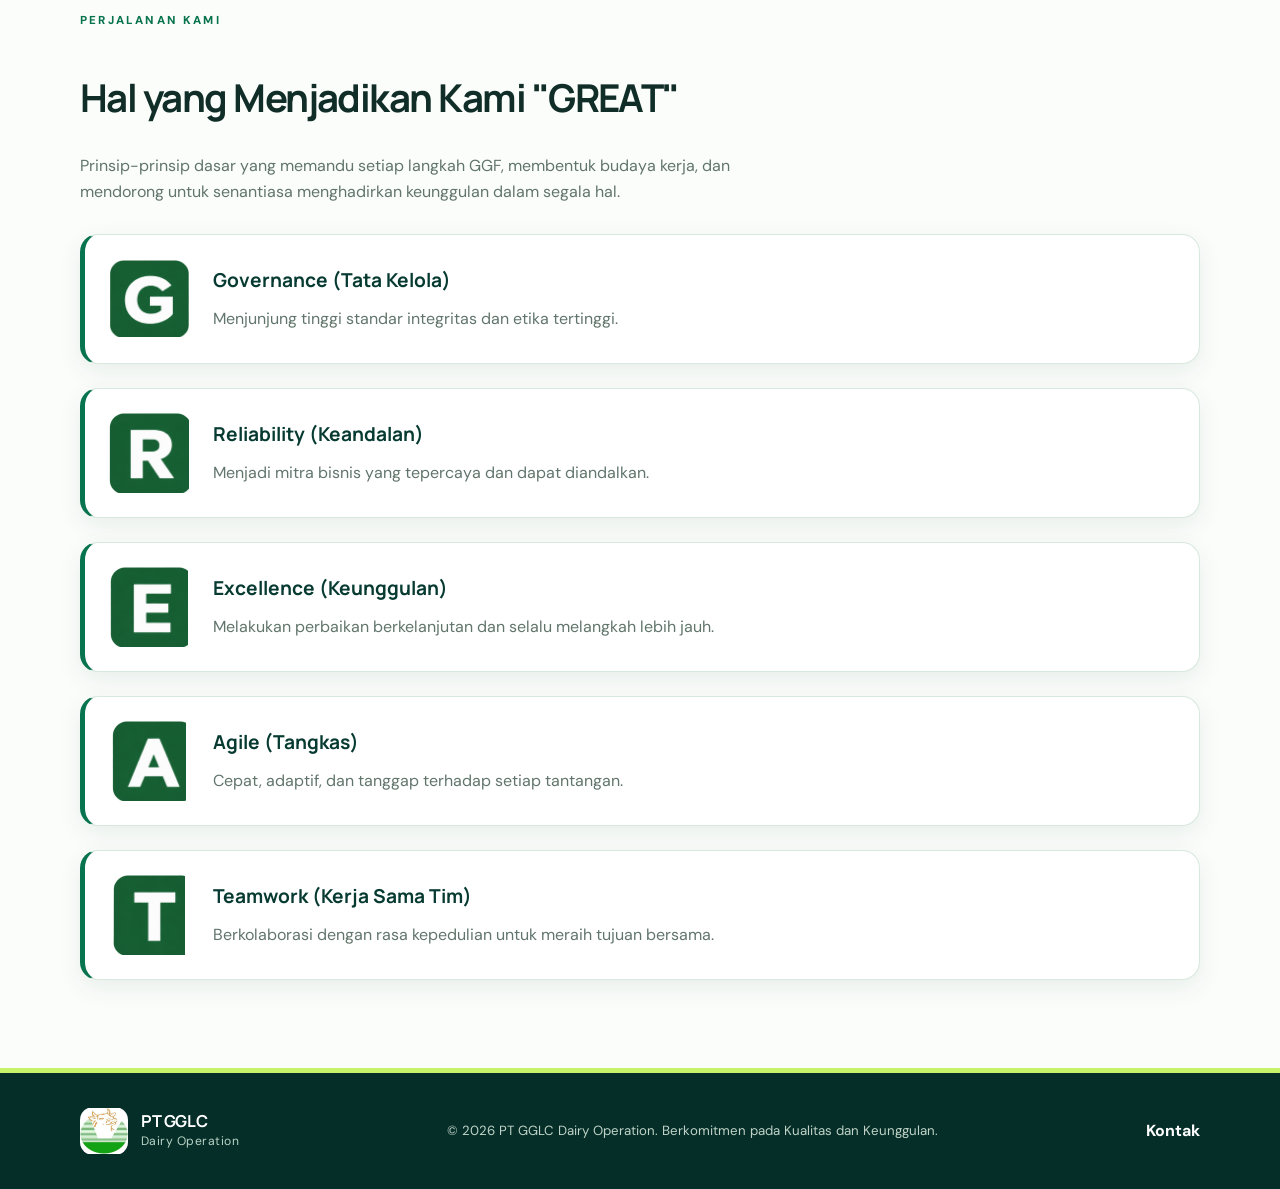
<file: profil.html>
<!DOCTYPE html>
<html lang="id">
<head>
  <meta charset="UTF-8"><meta name="viewport" content="width=device-width, initial-scale=1.0">
  <meta name="description" content="Profil PT GGLC Dairy Operation. Informasi perusahaan akan dilengkapi setelah diverifikasi.">
  <title>Profil Perusahaan | PT GGLC Dairy Operation</title>
  <link rel="stylesheet" href="assets/css/style.css"><script src="assets/js/main.js" defer></script>
</head>
<body>
  <header class="site-header"><div class="container nav-wrap">
    <a class="brand" href="index.html"><img class="brand-mark" src="assets/images/Logo GGLC.png" alt="Logo PT GGLC"><span class="brand-text"><strong>PT GGLC</strong><small>Dairy Operation</small></span></a>
    <button class="menu-toggle" type="button" aria-label="Buka navigasi" aria-expanded="false" aria-controls="primary-nav"><img src="assets/images/icon-menu.svg" alt="" class="menu-icon"></button>
    <nav class="primary-nav" id="primary-nav" aria-label="Navigasi utama"><a href="index.html">Beranda</a><a class="active" href="profil.html">Profil</a><a href="produksi.html">Kegiatan Kami</a><a href="galeri.html">Galeri</a><a class="nav-contact" href="kontak.html">Kontak</a></nav>
  </div></header>
  <main>
    <section class="page-hero"><div class="container"><span class="eyebrow light">TENTANG PERUSAHAAN</span><h1>Profil Perusahaan</h1><p>Mengenal identitas dan informasi umum PT GGLC Dairy Operation.</p></div></section>
    <section class="section"><div class="container split-layout">
      <div class="image-frame image-profile" role="img" aria-label="Foto sementara fasilitas perusahaan"></div>
      <div class="content-block">
          <img class="content-temp-image" src="assets/images/1.jpg" alt="Ilustrasi sementara profil industri susu"><span class="eyebrow">PROFIL SINGKAT</span><h2>PT GGLC Dairy Operation</h2>
        <p class="lead">Mengenal lebih dekat perusahaan, kegiatan operasional, dan peran PT GGLC Dairy Operation dalam industri peternakan sapi perah dan produksi susu.</p>
        <p><strong>Deskripsi perusahaan:</strong> PT GGLC Dairy Operation merupakan perusahaan yang profil, kegiatan usaha, dan operasionalnya disajikan melalui halaman ini sebagai sarana informasi bagi pengunjung untuk mengenal perusahaan lebih lanjut.</p>
        <div class="info-list"><div><span>Nama perusahaan</span><strong> : PT GGLC Dairy Operation</strong></div><div><span>Alamat</span><strong> : Jl. Terbanggi Besar No.KM. 77, Terbanggi Besar, Kec. Terbanggi Besar, Kabupaten Lampung Tengah, Lampung 34163</strong></div><div><span>Tahun berdiri</span><strong> : 1973</strong></div><div><span>Bidang usaha</span><strong> : Feedlot</strong></div></div>
      </div>
    </div></section>
    <section class="section soft-section"><div class="container"><div class="section-heading"><span class="eyebrow">PERJALANAN KAMI</span><h2>Hal yang Menjadikan Kami "GREAT"</h2><p>Prinsip-prinsip dasar yang memandu setiap langkah GGF, membentuk budaya kerja, dan mendorong untuk senantiasa menghadirkan keunggulan dalam segala hal.</p></div>
 
<div class="company-values">

  <article class="value-item">
    <img src="assets/images/G.png" alt="G" class="value-icon">
    <div class="value-content">
      <h3>Governance (Tata Kelola)</h3>
      <p>Menjunjung tinggi standar integritas dan etika tertinggi.</p>
    </div>
  </article>

  <article class="value-item">
    <img src="assets/images/R.png" alt="R" class="value-icon">
    <div class="value-content">
      <h3>Reliability (Keandalan)</h3>
      <p>Menjadi mitra bisnis yang tepercaya dan dapat diandalkan.</p>
    </div>
  </article>

  <article class="value-item">
    <img src="assets/images/E.png" alt="E" class="value-icon">
    <div class="value-content">
      <h3>Excellence (Keunggulan)</h3>
      <p>Melakukan perbaikan berkelanjutan dan selalu melangkah lebih jauh.</p>
    </div>
  </article>

    <article class="value-item">
    <img src="assets/images/A.png" alt="A" class="value-icon">
    <div class="value-content">
      <h3>Agile (Tangkas)</h3>
      <p>Cepat, adaptif, dan tanggap terhadap setiap tantangan.</p>
    </div>
  </article>

    <article class="value-item">
    <img src="assets/images/T.png" alt="T" class="value-icon">
    <div class="value-content">
      <h3>Teamwork (Kerja Sama Tim)</h3>
      <p>Berkolaborasi dengan rasa kepedulian untuk meraih tujuan bersama.</p>
    </div>
  </article>

</div>

    </div></section>
  </main>
  <footer class="site-footer"><div class="container footer-inner"><a class="brand brand-footer" href="index.html"><img class="brand-mark" src="assets/images/Logo GGLC.png" alt="Logo PT GGLC"><span class="brand-text"><strong>PT GGLC</strong><small>Dairy Operation</small></span></a><p>© <span data-year></span> PT GGLC Dairy Operation. Berkomitmen pada Kualitas dan Keunggulan.</p><a href="kontak.html">Kontak</a></div></footer>
</body></html>
</file>
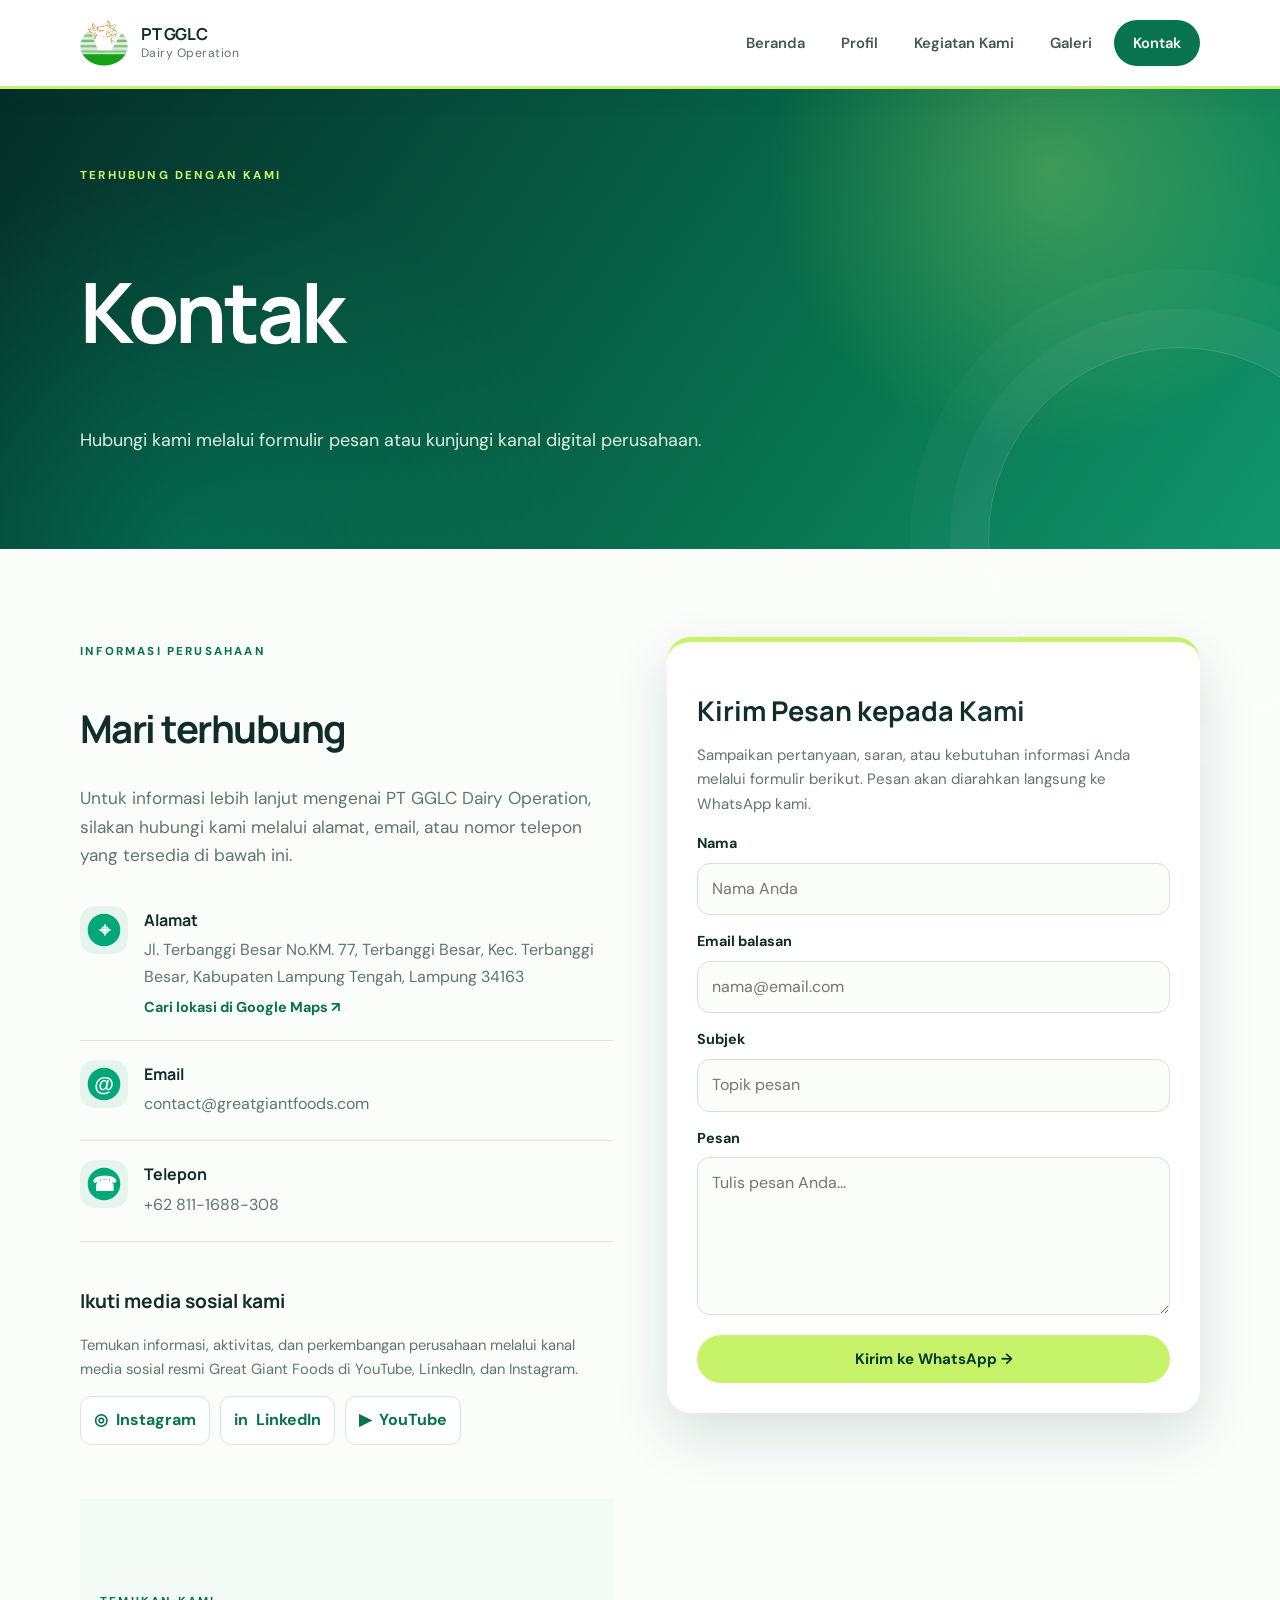
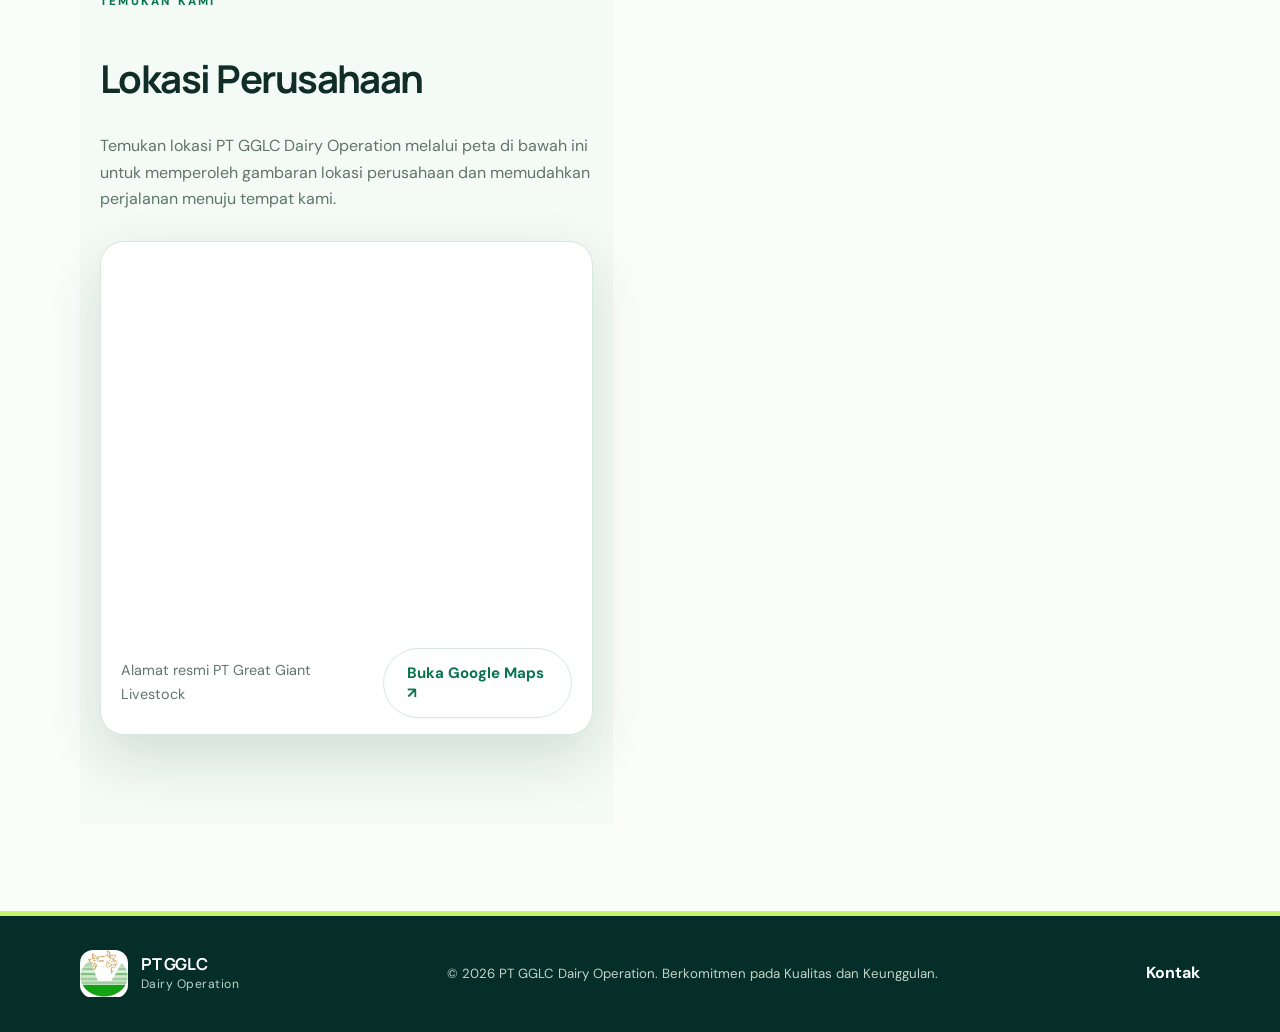
<file: ACARA_VIII/APSI/kontak.html>
<!DOCTYPE html>
<html lang="id">
<head>
<meta charset="UTF-8"><meta name="viewport" content="width=device-width, initial-scale=1.0">
<meta name="description" content="Hubungi PT GGLC Dairy Operation melalui peta, media sosial, dan formulir email.">
<title>Kontak | PT GGLC Dairy Operation</title>
<link rel="stylesheet" href="assets/css/style.css"><script src="assets/js/main.js" defer></script>
</head>
<body>
<header class="site-header"><div class="container nav-wrap">
<a class="brand" href="index.html"><img class="brand-mark" src="assets/images/Logo GGLC.png" alt="Logo PT GGLC"><span class="brand-text"><strong>PT GGLC</strong><small>Dairy Operation</small></span></a>
<button class="menu-toggle" type="button" aria-label="Buka navigasi" aria-expanded="false" aria-controls="primary-nav"><img src="assets/images/icon-menu.svg" alt="" class="menu-icon"></button>
<nav class="primary-nav" id="primary-nav"><a href="index.html">Beranda</a><a href="profil.html">Profil</a><a href="produksi.html">Kegiatan Kami</a><a href="galeri.html">Galeri</a><a class="active nav-contact" href="kontak.html">Kontak</a></nav>
</div></header>
<main>
<section class="page-hero"><div class="container"><span class="eyebrow light">TERHUBUNG DENGAN KAMI</span><h1>Kontak</h1><p>Hubungi kami melalui formulir pesan atau kunjungi kanal digital perusahaan.</p></div></section>
<section class="section"><div class="container contact-grid">
<div class="content-block"><span class="eyebrow">INFORMASI PERUSAHAAN</span><h2>Mari terhubung</h2>
<p class="lead">Untuk informasi lebih lanjut mengenai PT GGLC Dairy Operation, silakan hubungi kami melalui alamat, email, atau nomor telepon yang tersedia di bawah ini.</p>
<div class="contact-item"><span class="contact-symbol"><img src="assets/images/icon-location.svg" alt="" /></span><div><strong>Alamat</strong><p>Jl. Terbanggi Besar No.KM. 77, Terbanggi Besar, Kec. Terbanggi Besar, Kabupaten Lampung Tengah, Lampung 34163</p><a class="text-link" href="https://www.google.com/maps/search/?api=1&query=PT+GGLC+Dairy+Operation" target="_blank" rel="noopener noreferrer">Cari lokasi di Google Maps ↗</a></div></div>
<div class="contact-item"><span class="contact-symbol"><img src="assets/images/icon-email.svg" alt="" /></span><div><strong>Email</strong><p>contact@greatgiantfoods.com</p></div></div>
<div class="contact-item"><span class="contact-symbol"><img src="assets/images/icon-phone.svg" alt="" /></span><div><strong>Telepon</strong><p>+62 811-1688-308</p></div></div>
<div class="social-section"><h3>Ikuti media sosial kami</h3><p class="muted">Temukan informasi, aktivitas, dan perkembangan perusahaan melalui kanal media sosial resmi Great Giant Foods di YouTube, LinkedIn, dan Instagram.</p>
<div class="social-links">
<a class="social-link" href="https://www.instagram.com/greatgiantfoods?mdxt=MXJ3MXh3MGFvMWpteQ==" target="_blank" rel="noopener noreferrer">◎ <span>Instagram</span></a>
<a class="social-link" href="https://www.linkedin.com/company/great-giant-pineapple/ " target="_blank" rel="noopener noreferrer">in <span>LinkedIn</span></a>
<a class="social-link" href="https://youtube.com/@greatgiantfoods5543?si=guZfSa10VzE3I3BM/" target="_blank" rel="noopener noreferrer">▶ <span>YouTube</span></a>
</div></div></div>

<form class="contact-form" id="contact-form" onsubmit="kirimWhatsApp(event)">

<h2>Kirim Pesan kepada Kami</h2>

<p>Sampaikan pertanyaan, saran, atau kebutuhan informasi Anda melalui formulir berikut. Pesan akan diarahkan langsung ke WhatsApp kami.</p>

<label for="name">Nama</label>
<input id="name" name="name" type="text" placeholder="Nama Anda" required>

<label for="email">Email balasan</label>
<input id="email" name="email" type="email" placeholder="nama@email.com" required>

<label for="subject">Subjek</label>
<input id="subject" name="subject" type="text" placeholder="Topik pesan" required>

<label for="message">Pesan</label>
<textarea id="message" name="message" rows="5" placeholder="Tulis pesan Anda..." required></textarea>

<button class="button button-primary form-submit" type="submit">
Kirim ke WhatsApp →
</button>

</form>

<script>
function kirimWhatsApp(event) {
    event.preventDefault();

    const nama = document.getElementById("name").value;
    const email = document.getElementById("email").value;
    const subjek = document.getElementById("subject").value;
    const pesan = document.getElementById("message").value;

    const nomorWhatsApp = "6282334219745";

    const teks = 
`Halo, saya ingin menghubungi PT GGLC Dairy Operation.

Nama: ${nama}
Email: ${email}
Subjek: ${subjek}

Pesan:
${pesan}`;

    const url = "https://wa.me/" + nomorWhatsApp + "?text=" + encodeURIComponent(teks);

    window.open(url, "_blank");
}
</script>

<section class="section section-soft"><div class="container"><div class="section-heading"><span class="eyebrow">TEMUKAN KAMI</span><h2>Lokasi Perusahaan</h2><p>Temukan lokasi PT GGLC Dairy Operation melalui peta di bawah ini untuk memperoleh gambaran lokasi perusahaan dan memudahkan perjalanan menuju tempat kami.</p></div>
<div class="map-card"><iframe title="Peta pencarian lokasi PT GGLC Dairy Operation" src="https://maps.google.com/maps?q=PT%20GGLC%20Dairy%20Operation&t=&z=13&ie=UTF8&iwloc=&output=embed" loading="lazy" referrerpolicy="no-referrer-when-downgrade" allowfullscreen></iframe>
<div class="map-footer"><span>Alamat resmi PT Great Giant Livestock</span><a class="button button-outline" href="https://www.google.com/maps/search/?api=1&query=PT+GGLC+Dairy+Operation" target="_blank" rel="noopener noreferrer">Buka Google Maps ↗</a></div></div></div></section>
</main>
<footer class="site-footer"><div class="container footer-inner"><a class="brand brand-footer" href="index.html"><img class="brand-mark" src="assets/images/Logo GGLC.png" alt="Logo PT GGLC"><span class="brand-text"><strong>PT GGLC</strong><small>Dairy Operation</small></span></a><p>© <span data-year></span> PT GGLC Dairy Operation. Berkomitmen pada Kualitas dan Keunggulan.</p><a href="kontak.html">Kontak</a></div></footer>
</body></html>
</file>
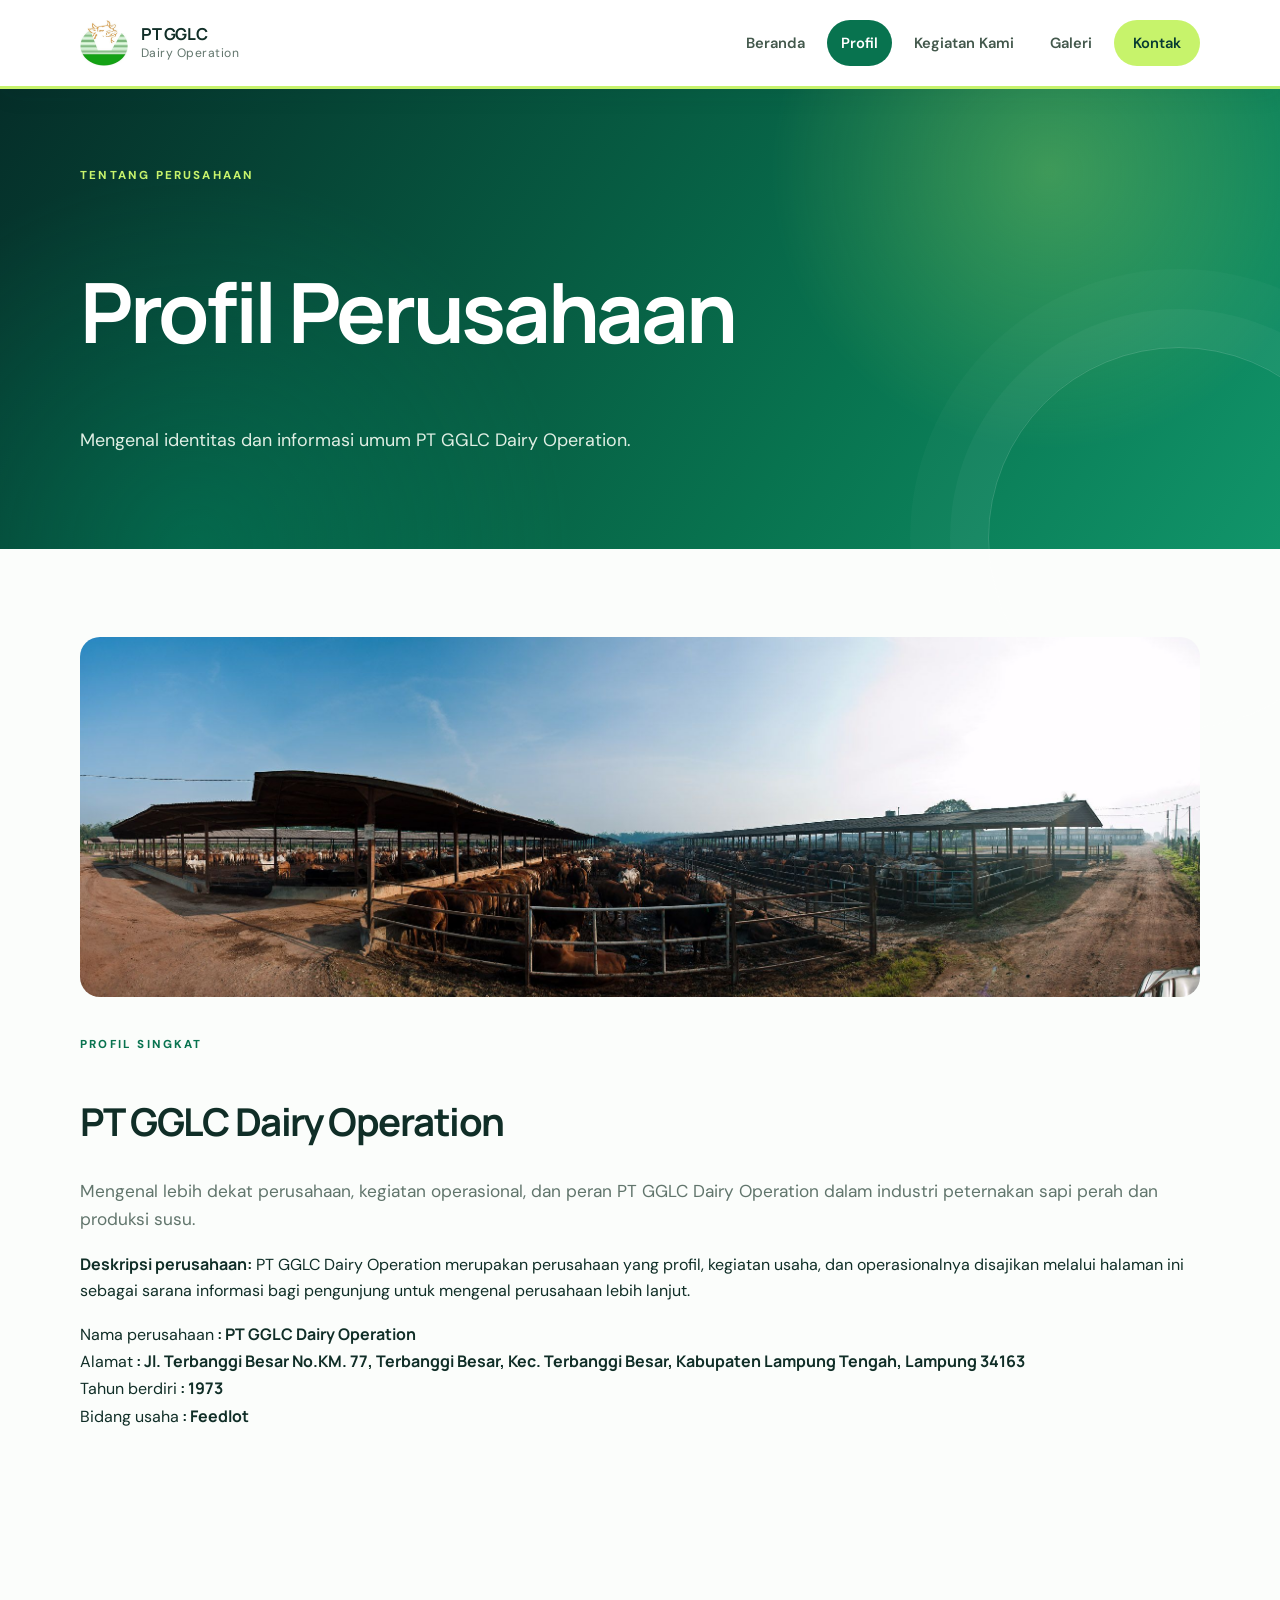
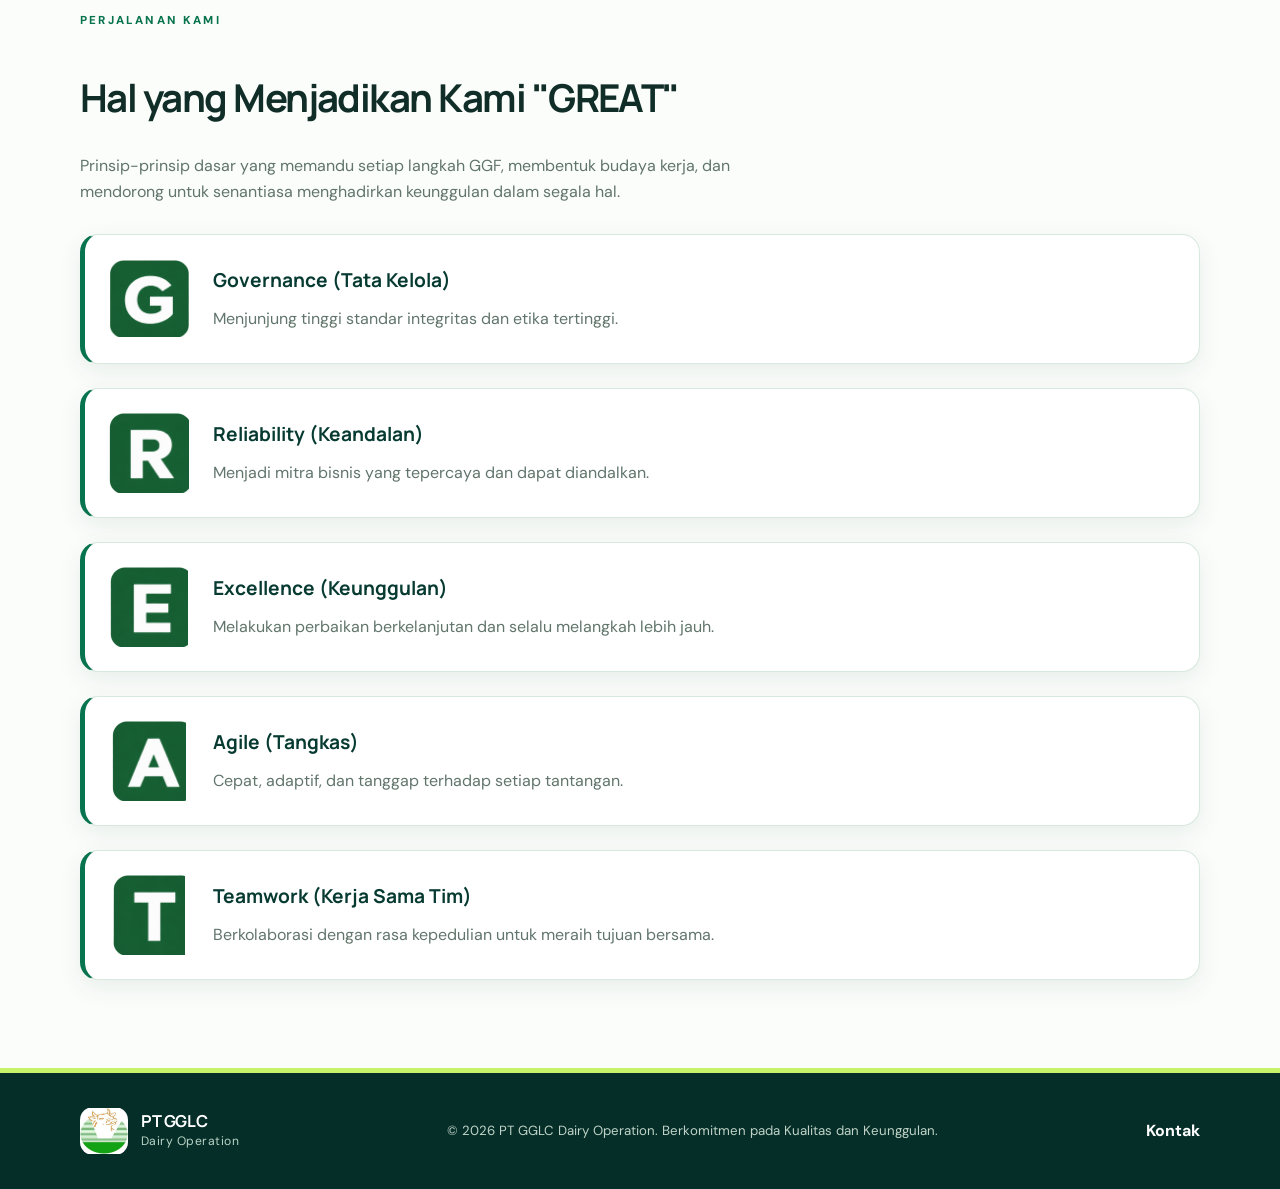
<file: ACARA_VIII/APSI/profil.html>
<!DOCTYPE html>
<html lang="id">
<head>
  <meta charset="UTF-8"><meta name="viewport" content="width=device-width, initial-scale=1.0">
  <meta name="description" content="Profil PT GGLC Dairy Operation. Informasi perusahaan akan dilengkapi setelah diverifikasi.">
  <title>Profil Perusahaan | PT GGLC Dairy Operation</title>
  <link rel="stylesheet" href="assets/css/style.css"><script src="assets/js/main.js" defer></script>
</head>
<body>
  <header class="site-header"><div class="container nav-wrap">
    <a class="brand" href="index.html"><img class="brand-mark" src="assets/images/Logo GGLC.png" alt="Logo PT GGLC"><span class="brand-text"><strong>PT GGLC</strong><small>Dairy Operation</small></span></a>
    <button class="menu-toggle" type="button" aria-label="Buka navigasi" aria-expanded="false" aria-controls="primary-nav"><img src="assets/images/icon-menu.svg" alt="" class="menu-icon"></button>
    <nav class="primary-nav" id="primary-nav" aria-label="Navigasi utama"><a href="index.html">Beranda</a><a class="active" href="profil.html">Profil</a><a href="produksi.html">Kegiatan Kami</a><a href="galeri.html">Galeri</a><a class="nav-contact" href="kontak.html">Kontak</a></nav>
  </div></header>
  <main>
    <section class="page-hero"><div class="container"><span class="eyebrow light">TENTANG PERUSAHAAN</span><h1>Profil Perusahaan</h1><p>Mengenal identitas dan informasi umum PT GGLC Dairy Operation.</p></div></section>
    <section class="section"><div class="container split-layout">
      <div class="image-frame image-profile" role="img" aria-label="Foto sementara fasilitas perusahaan"></div>
      <div class="content-block">
          <img class="content-temp-image" src="assets/images/Profil.webp" alt="Ilustrasi sementara profil industri susu"><span class="eyebrow">PROFIL SINGKAT</span><h2>PT GGLC Dairy Operation</h2>
        <p class="lead">Mengenal lebih dekat perusahaan, kegiatan operasional, dan peran PT GGLC Dairy Operation dalam industri peternakan sapi perah dan produksi susu.</p>
        <p><strong>Deskripsi perusahaan:</strong> PT GGLC Dairy Operation merupakan perusahaan yang profil, kegiatan usaha, dan operasionalnya disajikan melalui halaman ini sebagai sarana informasi bagi pengunjung untuk mengenal perusahaan lebih lanjut.</p>
        <div class="info-list"><div><span>Nama perusahaan</span><strong> : PT GGLC Dairy Operation</strong></div><div><span>Alamat</span><strong> : Jl. Terbanggi Besar No.KM. 77, Terbanggi Besar, Kec. Terbanggi Besar, Kabupaten Lampung Tengah, Lampung 34163</strong></div><div><span>Tahun berdiri</span><strong> : 1973</strong></div><div><span>Bidang usaha</span><strong> : Feedlot</strong></div></div>
      </div>
    </div></section>
    <section class="section soft-section"><div class="container"><div class="section-heading"><span class="eyebrow">PERJALANAN KAMI</span><h2>Hal yang Menjadikan Kami "GREAT"</h2><p>Prinsip-prinsip dasar yang memandu setiap langkah GGF, membentuk budaya kerja, dan mendorong untuk senantiasa menghadirkan keunggulan dalam segala hal.</p></div>
 
<div class="company-values">

  <article class="value-item">
    <img src="assets/images/G.png" alt="G" class="value-icon">
    <div class="value-content">
      <h3>Governance (Tata Kelola)</h3>
      <p>Menjunjung tinggi standar integritas dan etika tertinggi.</p>
    </div>
  </article>

  <article class="value-item">
    <img src="assets/images/R.png" alt="R" class="value-icon">
    <div class="value-content">
      <h3>Reliability (Keandalan)</h3>
      <p>Menjadi mitra bisnis yang tepercaya dan dapat diandalkan.</p>
    </div>
  </article>

  <article class="value-item">
    <img src="assets/images/E.png" alt="E" class="value-icon">
    <div class="value-content">
      <h3>Excellence (Keunggulan)</h3>
      <p>Melakukan perbaikan berkelanjutan dan selalu melangkah lebih jauh.</p>
    </div>
  </article>

    <article class="value-item">
    <img src="assets/images/A.png" alt="A" class="value-icon">
    <div class="value-content">
      <h3>Agile (Tangkas)</h3>
      <p>Cepat, adaptif, dan tanggap terhadap setiap tantangan.</p>
    </div>
  </article>

    <article class="value-item">
    <img src="assets/images/T.png" alt="T" class="value-icon">
    <div class="value-content">
      <h3>Teamwork (Kerja Sama Tim)</h3>
      <p>Berkolaborasi dengan rasa kepedulian untuk meraih tujuan bersama.</p>
    </div>
  </article>

</div>

    </div></section>
  </main>
  <footer class="site-footer"><div class="container footer-inner"><a class="brand brand-footer" href="index.html"><img class="brand-mark" src="assets/images/Logo GGLC.png" alt="Logo PT GGLC"><span class="brand-text"><strong>PT GGLC</strong><small>Dairy Operation</small></span></a><p>© <span data-year></span> PT GGLC Dairy Operation. Berkomitmen pada Kualitas dan Keunggulan.</p><a href="kontak.html">Kontak</a></div></footer>
</body></html>
</file>
<file: assets/css/style.css>
@import url('https://fonts.googleapis.com/css2?family=DM+Sans:wght@400;500;600;700&family=Manrope:wght@400;500;600;700;800&display=swap');
:root{--green:#176b45;--dark:#104b32;--soft:#eaf4ed;--lime:#b8d98b;--ink:#183229;--muted:#66766e;--line:#dfe8e1;--bg:#f7faf7;--shadow:0 18px 45px rgba(19,73,47,.09)}
*{box-sizing:border-box}html{scroll-behavior:smooth}body{margin:0;font-family:'DM Sans',sans-serif;color:var(--ink);line-height:1.65}h1,h2,h3,strong{font-family:'Manrope',sans-serif}h1{font-size:clamp(2.5rem,6vw,4.4rem);line-height:1.08;letter-spacing:-.04em}h2{font-size:clamp(1.8rem,3vw,2.5rem);line-height:1.2}h3{font-size:1.2rem}a{color:var(--green);text-decoration:none}a:hover{color:var(--dark)}.container{width:min(1120px,calc(100% - 40px));margin:auto}.site-header{position:sticky;top:0;z-index:10;background:rgba(255,255,255,.96);border-bottom:1px solid var(--line)}.nav-wrap{display:flex;align-items:center;justify-content:space-between;min-height:78px;gap:24px}.brand{display:inline-flex;align-items:center;gap:11px;color:var(--ink)}.brand-mark{display:grid;place-items:center;width:42px;height:42px;border-radius:13px;background:var(--green);color:white;font-weight:800;font-size:1.4rem}.brand-text{display:grid;line-height:1.15}.brand-text strong{font-size:1rem}.brand-text small{color:var(--muted);font-size:.78rem;margin-top:4px}.primary-nav{display:flex;align-items:center;gap:25px}.primary-nav a{font-size:.92rem;font-weight:600;color:#43584c}.primary-nav a.active,.primary-nav a:hover{color:var(--green)}.nav-contact{padding:10px 17px;border-radius:999px;background:var(--soft)}.menu-toggle{display:none;background:white;border:1px solid var(--line);border-radius:9px;padding:10px}.menu-toggle span{display:block;width:22px;height:2px;background:var(--green);margin:4px}.page-hero{padding:72px 0 76px;background:radial-gradient(circle at 85% 20%,rgba(184,217,139,.25),transparent 32%),linear-gradient(135deg,var(--dark),var(--green));color:white}.page-hero p{max-width:650px;color:#e0efe4;font-size:1.08rem}.eyebrow{display:inline-block;color:var(--green);font-size:.76rem;font-weight:800;letter-spacing:.15em;margin-bottom:13px}.eyebrow.light{color:var(--lime)}.section{padding:76px 0}.section-soft{background:var(--bg)}.contact-grid{display:grid;grid-template-columns:1fr 1fr;gap:54px;align-items:start}.lead{font-size:1.08rem;color:var(--muted)}.contact-item{display:flex;gap:16px;padding:19px 0;border-bottom:1px solid var(--line)}.contact-symbol{flex:0 0 42px;height:42px;display:grid;place-items:center;border-radius:12px;background:var(--soft);color:var(--green);font-size:1.3rem;font-weight:700}.contact-item strong{display:block;margin:1px 0 4px}.contact-item p{margin:0 0 4px;color:var(--muted)}.text-link{font-size:.9rem;font-weight:700}.social-section{padding-top:25px}.social-section h3{margin-bottom:5px}.muted{color:var(--muted);font-size:.92rem}.social-links{display:flex;flex-wrap:wrap;gap:10px;margin-top:15px}.social-link{display:inline-flex;align-items:center;gap:8px;padding:10px 13px;border:1px solid var(--line);border-radius:11px;color:var(--green);background:white;font-weight:700}.social-link:hover{border-color:var(--green);background:var(--soft)}.contact-form{padding:30px;background:white;border:1px solid var(--line);border-radius:20px;box-shadow:var(--shadow)}.contact-form h2{font-size:1.7rem;margin-bottom:8px}.contact-form>p{color:var(--muted);font-size:.94rem}.contact-form label{display:block;margin:15px 0 7px;font-weight:700;font-size:.9rem}.contact-form input,.contact-form textarea{display:block;width:100%;font:inherit;color:var(--ink);padding:12px 14px;border:1px solid #d5e0d8;border-radius:10px;background:#fbfdfb;outline:none}.contact-form input:focus,.contact-form textarea:focus{border-color:var(--green);box-shadow:0 0 0 3px rgba(23,107,69,.1)}.contact-form textarea{resize:vertical}.button{display:inline-flex;align-items:Justify;justify-content:center;gap:10px;border:0;border-radius:999px;padding:12px 19px;font:700 .94rem 'DM Sans';cursor:pointer}.button-primary{background:var(--green);color:white}.button-primary:hover{background:var(--dark);color:white}.button-outline{background:white;color:var(--green);border:1px solid var(--line)}.form-submit{margin-top:20px;width:100%}.form-feedback{font-size:.8rem!important;line-height:1.5;margin:14px 0 0;color:var(--muted)!important}.section-heading{max-width:720px;margin-bottom:28px}.section-heading p{color:var(--muted)}.map-card{overflow:hidden;border:1px solid var(--line);border-radius:18px;background:white;box-shadow:var(--shadow)}.map-card iframe{display:block;width:100%;height:390px;border:0}.map-footer{display:flex;justify-content:space-between;align-items:justify;gap:20px;padding:16px 20px;color:var(--muted);font-size:.9rem}.site-footer{padding:27px 0;background:#102f22;color:#dbe9df}.footer-inner{display:flex;align-items:center;justify-content:space-between;gap:20px}.brand-footer{color:white}.brand-footer .brand-mark{background:#2b8058}.brand-footer .brand-text small{color:#b5cbbd}.footer-inner p{margin:0;font-size:.83rem;color:#c0d3c6}.footer-inner>a:last-child{color:white;font-weight:700}
@media(max-width:800px){.menu-toggle{display:block}.primary-nav{display:none;position:absolute;top:78px;left:0;right:0;padding:18px 20px 22px;background:white;border-bottom:1px solid var(--line);flex-direction:column;align-items:stretch;gap:14px}.primary-nav.open{display:flex}.primary-nav a{padding:8px 0}.primary-nav .nav-contact{padding:10px 14px}.contact-grid{grid-template-columns:1fr;gap:35px}.section{padding:55px 0}.page-hero{padding:55px 0}.footer-inner{flex-wrap:wrap}.map-card iframe{height:320px}}@media(max-width:480px){.container{width:calc(100% - 28px)}.contact-form{padding:22px 18px}.map-footer{align-items:flex-start;flex-direction:column}.brand-mark{width:38px;height:38px}.social-link{font-size:.88rem}}


.hero{position:relative;overflow:hidden}
.hero-temp-image{position:absolute;right:max(4%,calc((100% - 1120px)/2));top:50%;transform:translateY(-50%);width:min(38%,440px);max-height:82%;object-fit:contain;border-radius:22px;z-index:1;opacity:.96}
.hero-content{position:relative;z-index:2;max-width:1120px}
.hero-content h1,.hero-content p,.hero-content .eyebrow,.hero-content .hero-actions{max-width:650px}
.content-temp-image{width:100%;max-height:360px;object-fit:contain;border-radius:20px;margin-bottom:24px}
.process-photo img,.gallery-image img{display:block;width:100%;height:100%;min-height:220px;object-fit:cover;border-radius:inherit}
.gallery-image{overflow:hidden}
.process-photo{overflow:hidden}
@media(max-width:760px){.hero-temp-image{position:relative;display:block;right:auto;top:auto;transform:none;width:min(90%,420px);max-height:250px;margin:20px auto 0}.hero-content{z-index:2}.hero{padding-bottom:24px}}



:root{--green:#08734f;--dark:#073b32;--soft:#e5f5ed;--lime:#c7f36b;--ink:#102e27;--muted:#61756c;--line:#d7e8de;--bg:#f4faf6;--shadow:0 22px 55px rgba(7,59,50,.14)}
body{background:#fbfdfb}
.site-header{background:rgba(255,255,255,.97);box-shadow:0 6px 25px rgba(7,59,50,.06);border-bottom:3px solid var(--lime)}
.nav-wrap{min-height:86px}
.brand{gap:13px}
.brand-mark{display:block;width:48px;height:48px;object-fit:contain;border-radius:13px;background:transparent;flex:none}
.brand-text strong{font-size:1.03rem;letter-spacing:-.025em}
.brand-text small{font-size:.76rem;letter-spacing:.04em}
.primary-nav{gap:8px}
.primary-nav a{padding:11px 14px;border-radius:999px;transition:all .2s ease}
.primary-nav a.active,.primary-nav a:hover{color:#fff;background:var(--green)}
.primary-nav .nav-contact{color:#073b32;background:var(--lime);padding:11px 19px}
.primary-nav .nav-contact:hover{background:#aee94b;color:#073b32}
.menu-toggle{border:0;padding:5px;background:transparent}
.menu-icon{display:block;width:40px;height:40px}
.hero,.page-hero{background:radial-gradient(circle at 82% 18%,rgba(199,243,107,.28),transparent 25%),radial-gradient(circle at 15% 100%,rgba(0,168,120,.28),transparent 32%),linear-gradient(125deg,#052e29 0%,#08734f 65%,#11956a 100%);position:relative}
.hero:after,.page-hero:after{content:"";position:absolute;right:-90px;bottom:-180px;width:380px;height:380px;border:1px solid rgba(255,255,255,.16);border-radius:50%;box-shadow:0 0 0 38px rgba(255,255,255,.035),0 0 0 78px rgba(255,255,255,.025);pointer-events:none}
.hero-content{padding-top:22px;padding-bottom:22px}
.hero h1,
.page-hero h1{
  font-size:clamp(2.8rem,7vw,5.2rem);
  max-width:760px;
  text-wrap:balance;
  color:#f1f7f3;
}

.hero p,
.page-hero p{
  font-size:1.12rem;
  max-width:650px;
  color:#dcebe3;
  text-align: justify;
}
.eyebrow{font-size:.72rem;letter-spacing:.19em}
.button{padding:14px 23px;transition:transform .2s,box-shadow .2s}
.button:hover{transform:translateY(-2px);box-shadow:0 10px 22px rgba(0,0,0,.13)}
.button-primary{background:var(--lime);color:#073b32}
.button-primary:hover{background:#d5ff83;color:#073b32}
.section{padding:88px 0}
.section-heading h2,.content-block h2{letter-spacing:-.04em}
.card-icon{display:grid;place-items:center;width:58px;height:58px;border-radius:17px;background:#e5f5ed;margin-bottom:18px;overflow:hidden}
.card-icon img{width:100%;height:100%;object-fit:cover}
.contact-symbol{flex:0 0 48px;width:48px;height:48px;border-radius:15px;background:transparent;overflow:hidden}
.contact-symbol img{width:100%;height:100%;display:block;object-fit:cover}
.image-frame,.map-card,.contact-form,.process-photo,.gallery-image{border-radius:24px;box-shadow:var(--shadow)}
.contact-form{border:0;border-top:5px solid var(--lime)}
.contact-form input,.contact-form textarea{border-radius:13px}
.contact-form input:focus,.contact-form textarea:focus{border-color:#08734f;box-shadow:0 0 0 4px rgba(8,115,79,.12)}
.site-footer{background:#052e29;border-top:5px solid var(--lime);padding:34px 0}
.brand-footer .brand-mark{background:transparent}
.brand-footer .brand-text small{color:#b9d4c5}
.footer-inner p{line-height:1.6}
.notice{border-left:5px solid var(--lime);border-radius:0 14px 14px 0}
@media(max-width:800px){.nav-wrap{min-height:74px}.primary-nav{top:77px;box-shadow:0 18px 28px rgba(7,59,50,.12)}.primary-nav a.active,.primary-nav a:hover{padding-left:14px}.hero h1,.page-hero h1{font-size:clamp(2.5rem,12vw,4rem)}.section{padding:60px 0}}
@media(max-width:480px){.brand-mark{width:42px;height:42px}.brand-text strong{font-size:.95rem}.brand-text small{font-size:.7rem}.section{padding:48px 0}}

/* GREAT */
.company-values {
    display: flex;
    flex-direction: column;
    gap: 24px;
}

.value-item {
    display: flex;
    align-items: center;
    gap: 24px;
    padding: 24px;
    background: white;
    border: 1px solid #d7e8de;
    border-left: 5px solid #08734f;
    border-radius: 18px;
    box-shadow: 0 8px 24px rgba(7, 59, 50, 0.08);
}

.value-icon {
    width: 80px;
    height: 80px;
    object-fit: contain;
    flex-shrink: 0;
}

.value-content {
    flex: 1;
    min-width: 0;
}
/*TULISAN*/
.value-content h3 {
    margin: 0 0 8px;
    color: #073b32;
}

.value-content p {
    margin: 0;
    line-height: 1.7;
    color: #61756c;
}

/* MOBILE */
@media (max-width: 520px) {
    .value-item {
        gap: 14px;
        padding: 16px;
    }

    .value-icon {
        width: 58px;
        height: 58px;
    }
}
/* PETA FULL WIDTH */

.map-wide {
    width: calc(100% - 80px);
    max-width: 1600px;
    margin: 0 auto;
    overflow: hidden;
}

.map-wide iframe {
    display: block;
    width: 100%;
    height: 550px;
    border: none;
}

@media (max-width: 800px) {
    .map-wide {
        width: calc(100% - 30px);
    }

    .map-wide iframe {
        height: 350px;
    }
}
</file>
<file: ACARA_VIII/APSI/assets/css/style.css>
@import url('https://fonts.googleapis.com/css2?family=DM+Sans:wght@400;500;600;700&family=Manrope:wght@400;500;600;700;800&display=swap');
:root{--green:#176b45;--dark:#104b32;--soft:#eaf4ed;--lime:#b8d98b;--ink:#183229;--muted:#66766e;--line:#dfe8e1;--bg:#f7faf7;--shadow:0 18px 45px rgba(19,73,47,.09)}
*{box-sizing:border-box}html{scroll-behavior:smooth}body{margin:0;font-family:'DM Sans',sans-serif;color:var(--ink);line-height:1.65}h1,h2,h3,strong{font-family:'Manrope',sans-serif}h1{font-size:clamp(2.5rem,6vw,4.4rem);line-height:1.08;letter-spacing:-.04em}h2{font-size:clamp(1.8rem,3vw,2.5rem);line-height:1.2}h3{font-size:1.2rem}a{color:var(--green);text-decoration:none}a:hover{color:var(--dark)}.container{width:min(1120px,calc(100% - 40px));margin:auto}.site-header{position:sticky;top:0;z-index:10;background:rgba(255,255,255,.96);border-bottom:1px solid var(--line)}.nav-wrap{display:flex;align-items:center;justify-content:space-between;min-height:78px;gap:24px}.brand{display:inline-flex;align-items:center;gap:11px;color:var(--ink)}.brand-mark{display:grid;place-items:center;width:42px;height:42px;border-radius:13px;background:var(--green);color:white;font-weight:800;font-size:1.4rem}.brand-text{display:grid;line-height:1.15}.brand-text strong{font-size:1rem}.brand-text small{color:var(--muted);font-size:.78rem;margin-top:4px}.primary-nav{display:flex;align-items:center;gap:25px}.primary-nav a{font-size:.92rem;font-weight:600;color:#43584c}.primary-nav a.active,.primary-nav a:hover{color:var(--green)}.nav-contact{padding:10px 17px;border-radius:999px;background:var(--soft)}.menu-toggle{display:none;background:white;border:1px solid var(--line);border-radius:9px;padding:10px}.menu-toggle span{display:block;width:22px;height:2px;background:var(--green);margin:4px}.page-hero{padding:72px 0 76px;background:radial-gradient(circle at 85% 20%,rgba(184,217,139,.25),transparent 32%),linear-gradient(135deg,var(--dark),var(--green));color:white}.page-hero p{max-width:650px;color:#e0efe4;font-size:1.08rem}.eyebrow{display:inline-block;color:var(--green);font-size:.76rem;font-weight:800;letter-spacing:.15em;margin-bottom:13px}.eyebrow.light{color:var(--lime)}.section{padding:76px 0}.section-soft{background:var(--bg)}.contact-grid{display:grid;grid-template-columns:1fr 1fr;gap:54px;align-items:start}.lead{font-size:1.08rem;color:var(--muted)}.contact-item{display:flex;gap:16px;padding:19px 0;border-bottom:1px solid var(--line)}.contact-symbol{flex:0 0 42px;height:42px;display:grid;place-items:center;border-radius:12px;background:var(--soft);color:var(--green);font-size:1.3rem;font-weight:700}.contact-item strong{display:block;margin:1px 0 4px}.contact-item p{margin:0 0 4px;color:var(--muted)}.text-link{font-size:.9rem;font-weight:700}.social-section{padding-top:25px}.social-section h3{margin-bottom:5px}.muted{color:var(--muted);font-size:.92rem}.social-links{display:flex;flex-wrap:wrap;gap:10px;margin-top:15px}.social-link{display:inline-flex;align-items:center;gap:8px;padding:10px 13px;border:1px solid var(--line);border-radius:11px;color:var(--green);background:white;font-weight:700}.social-link:hover{border-color:var(--green);background:var(--soft)}.contact-form{padding:30px;background:white;border:1px solid var(--line);border-radius:20px;box-shadow:var(--shadow)}.contact-form h2{font-size:1.7rem;margin-bottom:8px}.contact-form>p{color:var(--muted);font-size:.94rem}.contact-form label{display:block;margin:15px 0 7px;font-weight:700;font-size:.9rem}.contact-form input,.contact-form textarea{display:block;width:100%;font:inherit;color:var(--ink);padding:12px 14px;border:1px solid #d5e0d8;border-radius:10px;background:#fbfdfb;outline:none}.contact-form input:focus,.contact-form textarea:focus{border-color:var(--green);box-shadow:0 0 0 3px rgba(23,107,69,.1)}.contact-form textarea{resize:vertical}.button{display:inline-flex;align-items:center;justify-content:center;gap:10px;border:0;border-radius:999px;padding:12px 19px;font:700 .94rem 'DM Sans';cursor:pointer}.button-primary{background:var(--green);color:white}.button-primary:hover{background:var(--dark);color:white}.button-outline{background:white;color:var(--green);border:1px solid var(--line)}.form-submit{margin-top:20px;width:100%}.form-feedback{font-size:.8rem!important;line-height:1.5;margin:14px 0 0;color:var(--muted)!important}.section-heading{max-width:720px;margin-bottom:28px}.section-heading p{color:var(--muted)}.map-card{overflow:hidden;border:1px solid var(--line);border-radius:18px;background:white;box-shadow:var(--shadow)}.map-card iframe{display:block;width:100%;height:390px;border:0}.map-footer{display:flex;justify-content:space-between;align-items:center;gap:20px;padding:16px 20px;color:var(--muted);font-size:.9rem}.site-footer{padding:27px 0;background:#102f22;color:#dbe9df}.footer-inner{display:flex;align-items:center;justify-content:space-between;gap:20px}.brand-footer{color:white}.brand-footer .brand-mark{background:#2b8058}.brand-footer .brand-text small{color:#b5cbbd}.footer-inner p{margin:0;font-size:.83rem;color:#c0d3c6}.footer-inner>a:last-child{color:white;font-weight:700}
@media(max-width:800px){.menu-toggle{display:block}.primary-nav{display:none;position:absolute;top:78px;left:0;right:0;padding:18px 20px 22px;background:white;border-bottom:1px solid var(--line);flex-direction:column;align-items:stretch;gap:14px}.primary-nav.open{display:flex}.primary-nav a{padding:8px 0}.primary-nav .nav-contact{padding:10px 14px}.contact-grid{grid-template-columns:1fr;gap:35px}.section{padding:55px 0}.page-hero{padding:55px 0}.footer-inner{flex-wrap:wrap}.map-card iframe{height:320px}}@media(max-width:480px){.container{width:calc(100% - 28px)}.contact-form{padding:22px 18px}.map-footer{align-items:flex-start;flex-direction:column}.brand-mark{width:38px;height:38px}.social-link{font-size:.88rem}}

/* Gambar sementara: ganti file SVG di assets/images atau ubah atribut src pada HTML */
.hero{position:relative;overflow:hidden}
.hero-temp-image{position:absolute;right:max(4%,calc((100% - 1120px)/2));top:50%;transform:translateY(-50%);width:min(38%,440px);max-height:82%;object-fit:contain;border-radius:22px;z-index:1;opacity:.96}
.hero-content{position:relative;z-index:2;max-width:1120px}
.hero-content h1,.hero-content p,.hero-content .eyebrow,.hero-content .hero-actions{max-width:650px}
.content-temp-image{width:100%;max-height:360px;object-fit:cover;border-radius:20px;margin-bottom:24px}
.process-photo img,.gallery-image img{display:block;width:100%;height:100%;min-height:220px;object-fit:cover;border-radius:inherit}
.gallery-image{overflow:hidden}
.process-photo{overflow:hidden}
@media(max-width:760px){.hero-temp-image{position:relative;display:block;right:auto;top:auto;transform:none;width:min(90%,420px);max-height:250px;margin:20px auto 0}.hero-content{z-index:2}.hero{padding-bottom:24px}}


/* REDESAIN: lebih berani, kontras, dan mudah diganti aset gambarnya */
:root{--green:#08734f;--dark:#073b32;--soft:#e5f5ed;--lime:#c7f36b;--ink:#102e27;--muted:#61756c;--line:#d7e8de;--bg:#f4faf6;--shadow:0 22px 55px rgba(7,59,50,.14)}
body{background:#fbfdfb}
.site-header{background:rgba(255,255,255,.97);box-shadow:0 6px 25px rgba(7,59,50,.06);border-bottom:3px solid var(--lime)}
.nav-wrap{min-height:86px}
.brand{gap:13px}
.brand-mark{display:block;width:48px;height:48px;object-fit:contain;border-radius:13px;background:transparent;flex:none}
.brand-text strong{font-size:1.03rem;letter-spacing:-.025em}
.brand-text small{font-size:.76rem;letter-spacing:.04em}
.primary-nav{gap:8px}
.primary-nav a{padding:11px 14px;border-radius:999px;transition:all .2s ease}
.primary-nav a.active,.primary-nav a:hover{color:#fff;background:var(--green)}
.primary-nav .nav-contact{color:#073b32;background:var(--lime);padding:11px 19px}
.primary-nav .nav-contact:hover{background:#aee94b;color:#073b32}
.menu-toggle{border:0;padding:5px;background:transparent}
.menu-icon{display:block;width:40px;height:40px}
.hero,.page-hero{background:radial-gradient(circle at 82% 18%,rgba(199,243,107,.28),transparent 25%),radial-gradient(circle at 15% 100%,rgba(0,168,120,.28),transparent 32%),linear-gradient(125deg,#052e29 0%,#08734f 65%,#11956a 100%);position:relative}
.hero:after,.page-hero:after{content:"";position:absolute;right:-90px;bottom:-180px;width:380px;height:380px;border:1px solid rgba(255,255,255,.16);border-radius:50%;box-shadow:0 0 0 38px rgba(255,255,255,.035),0 0 0 78px rgba(255,255,255,.025);pointer-events:none}
.hero-content{padding-top:22px;padding-bottom:22px}
.hero h1,.page-hero h1{font-size:clamp(2.8rem,7vw,5.2rem);max-width:760px;text-wrap:balance}
.hero p,.page-hero p{font-size:1.12rem;max-width:650px}
.eyebrow{font-size:.72rem;letter-spacing:.19em}
.button{padding:14px 23px;transition:transform .2s,box-shadow .2s}
.button:hover{transform:translateY(-2px);box-shadow:0 10px 22px rgba(0,0,0,.13)}
.button-primary{background:var(--lime);color:#073b32}
.button-primary:hover{background:#d5ff83;color:#073b32}
.section{padding:88px 0}
.section-heading h2,.content-block h2{letter-spacing:-.04em}
.card-icon{display:grid;place-items:center;width:58px;height:58px;border-radius:17px;background:#e5f5ed;margin-bottom:18px;overflow:hidden}
.card-icon img{width:100%;height:100%;object-fit:cover}
.contact-symbol{flex:0 0 48px;width:48px;height:48px;border-radius:15px;background:transparent;overflow:hidden}
.contact-symbol img{width:100%;height:100%;display:block;object-fit:cover}
.image-frame,.map-card,.contact-form,.process-photo,.gallery-image{border-radius:24px;box-shadow:var(--shadow)}
.contact-form{border:0;border-top:5px solid var(--lime)}
.contact-form input,.contact-form textarea{border-radius:13px}
.contact-form input:focus,.contact-form textarea:focus{border-color:#08734f;box-shadow:0 0 0 4px rgba(8,115,79,.12)}
.site-footer{background:#052e29;border-top:5px solid var(--lime);padding:34px 0}
.brand-footer .brand-mark{background:transparent}
.brand-footer .brand-text small{color:#b9d4c5}
.footer-inner p{line-height:1.6}
.notice{border-left:5px solid var(--lime);border-radius:0 14px 14px 0}
@media(max-width:800px){.nav-wrap{min-height:74px}.primary-nav{top:77px;box-shadow:0 18px 28px rgba(7,59,50,.12)}.primary-nav a.active,.primary-nav a:hover{padding-left:14px}.hero h1,.page-hero h1{font-size:clamp(2.5rem,12vw,4rem)}.section{padding:60px 0}}
@media(max-width:480px){.brand-mark{width:42px;height:42px}.brand-text strong{font-size:.95rem}.brand-text small{font-size:.7rem}.section{padding:48px 0}}

/* Visi, Misi, dan Nilai Perusahaan */
.company-values {
    display: flex;
    flex-direction: column;
    gap: 24px;
}

.value-item {
    display: flex;
    align-items: center;
    gap: 24px;
    padding: 24px;
    background: white;
    border: 1px solid #d7e8de;
    border-left: 5px solid #08734f;
    border-radius: 18px;
    box-shadow: 0 8px 24px rgba(7, 59, 50, 0.08);
}

.value-icon {
    width: 80px;
    height: 80px;
    object-fit: contain;
    flex-shrink: 0;
}

.value-content {
    flex: 1;
    min-width: 0;
}

.value-content h3 {
    margin: 0 0 8px;
    color: #073b32;
}

.value-content p {
    margin: 0;
    line-height: 1.7;
    color: #61756c;
}

/* Tampilan HP */
@media (max-width: 520px) {
    .value-item {
        gap: 14px;
        padding: 16px;
    }

    .value-icon {
        width: 58px;
        height: 58px;
    }
}
</file>
